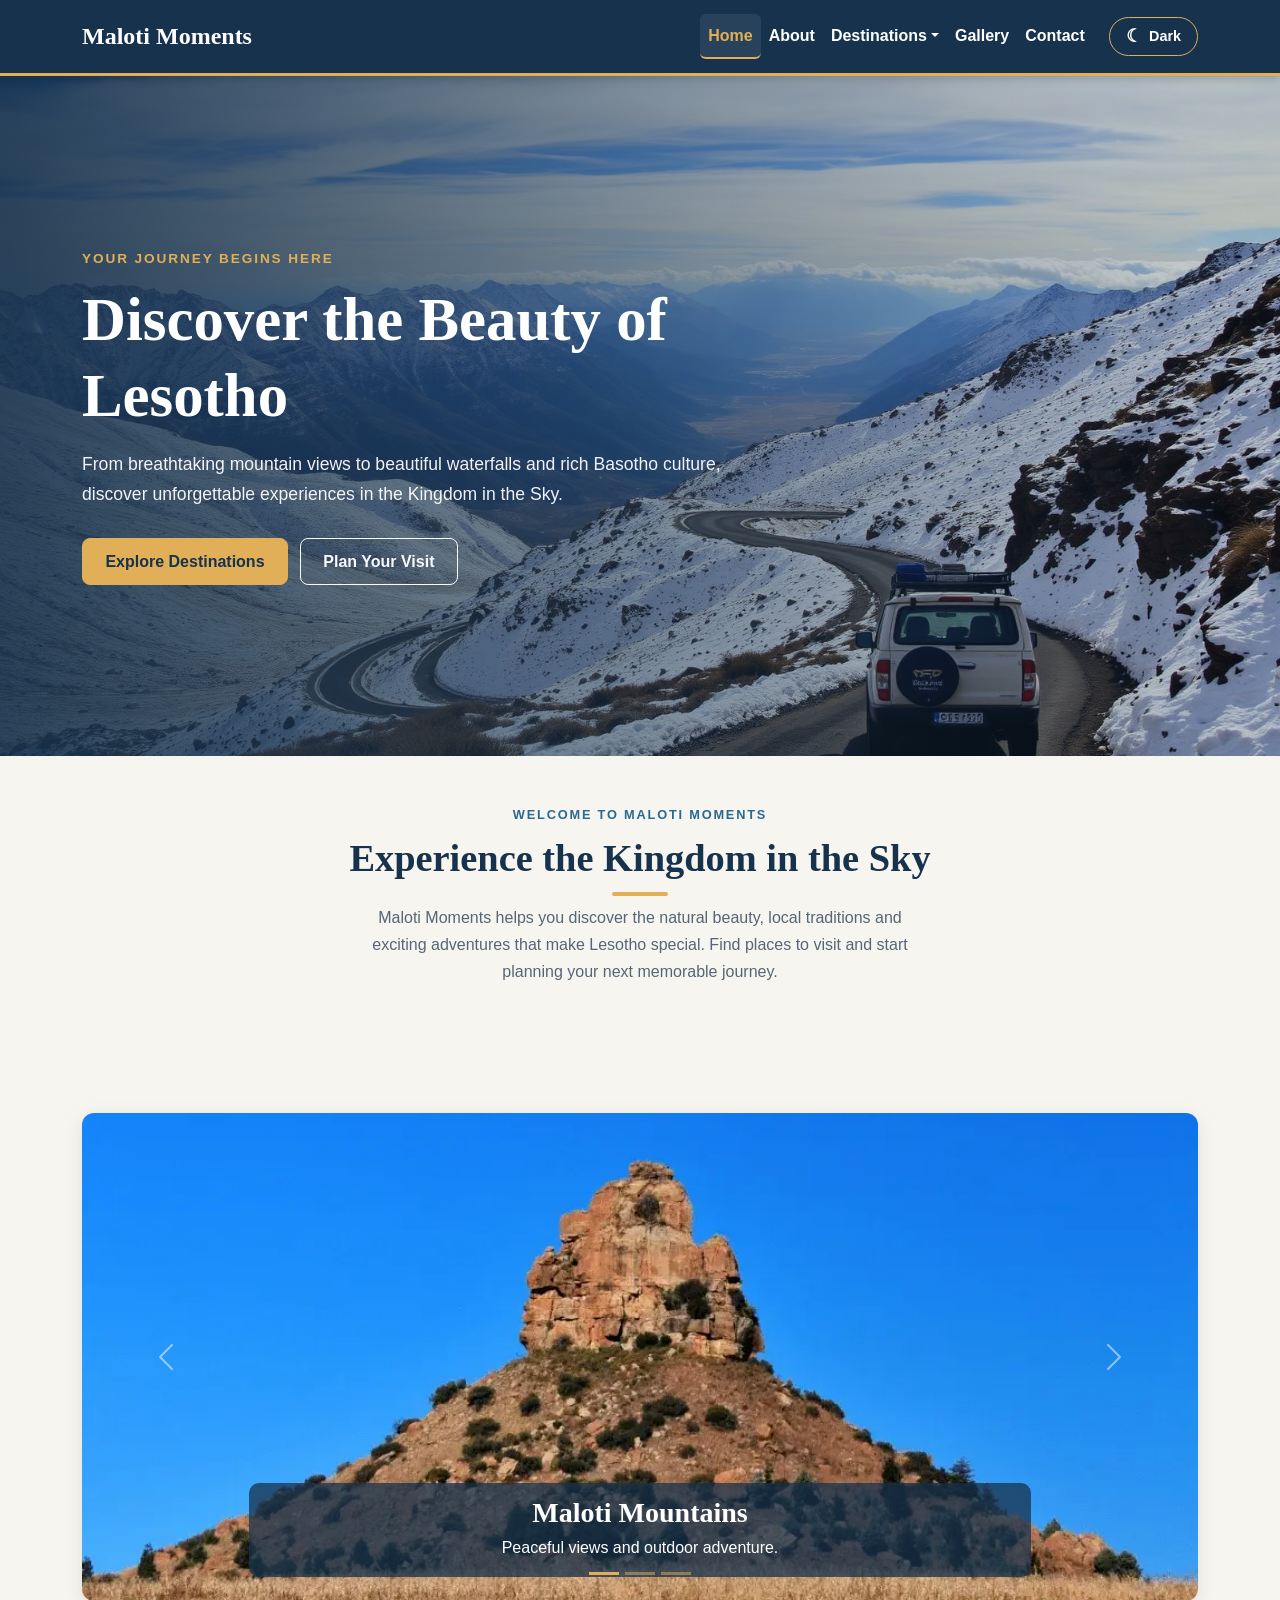
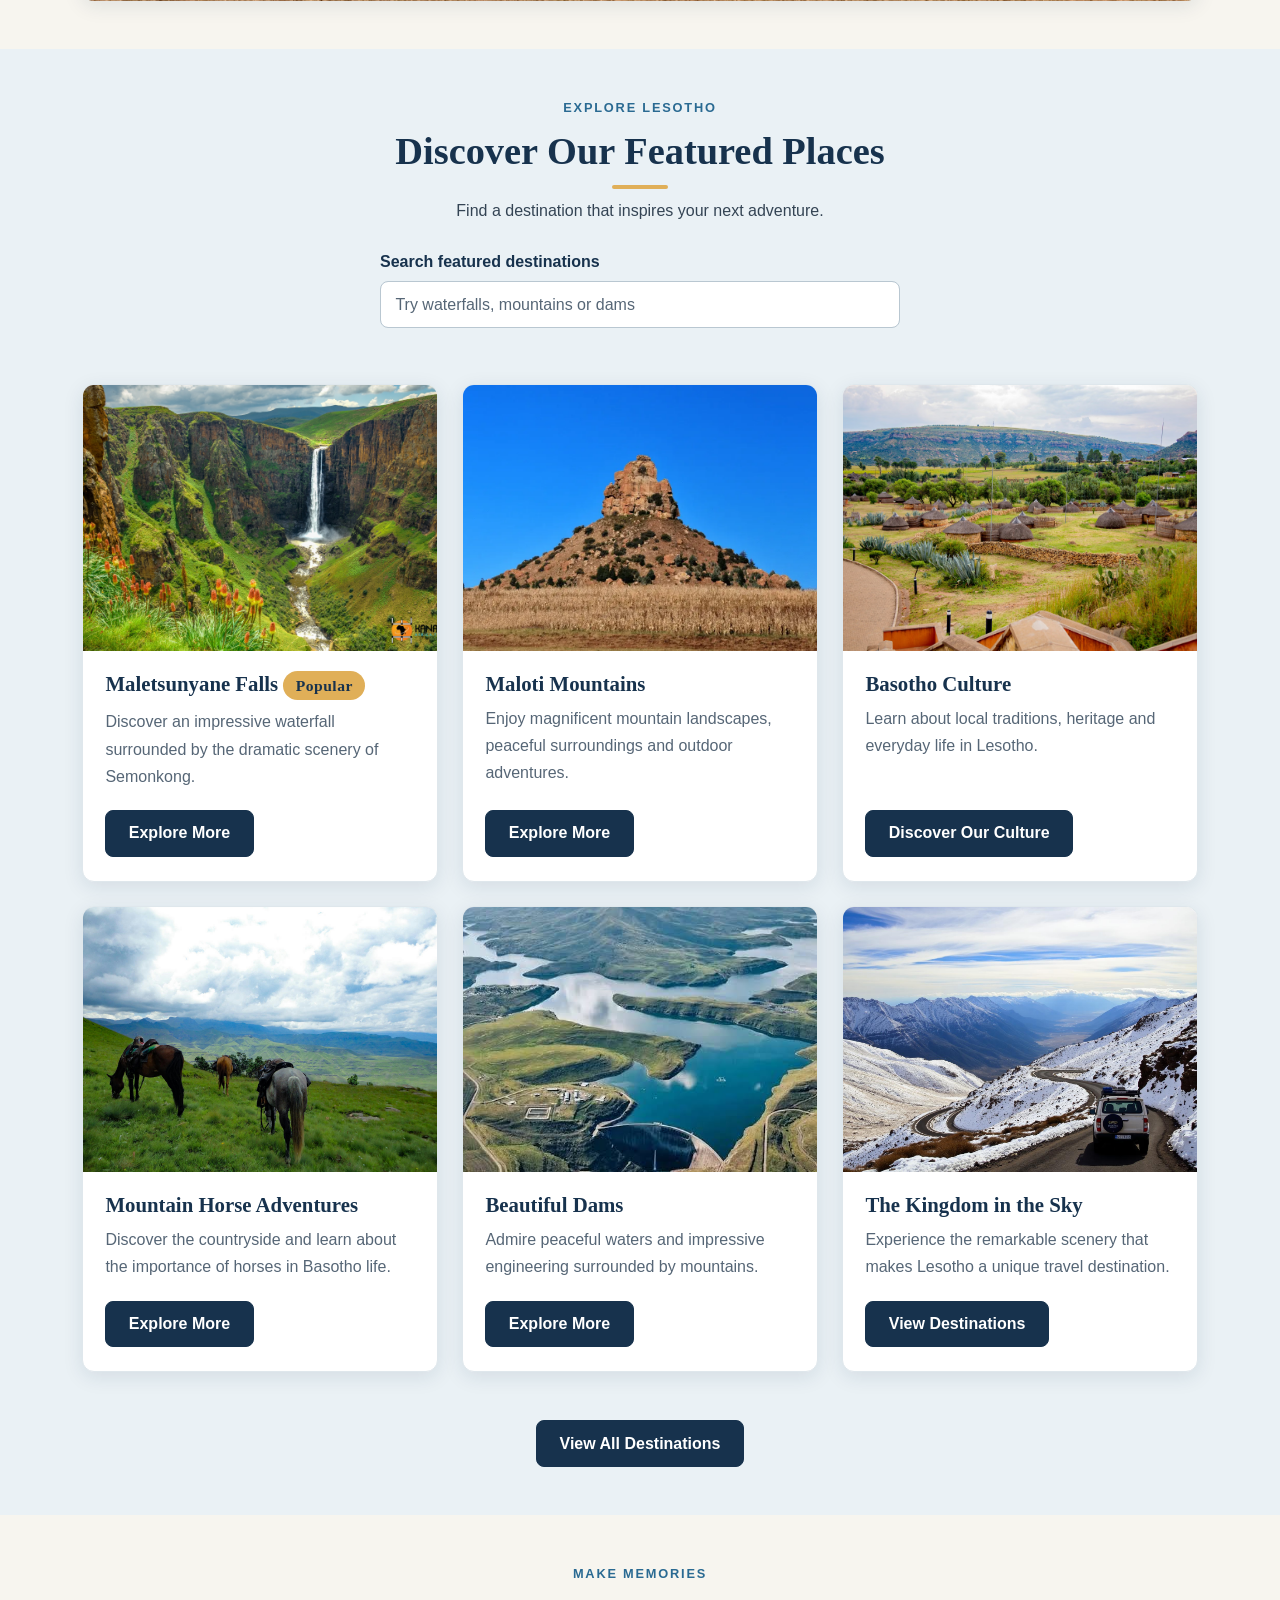
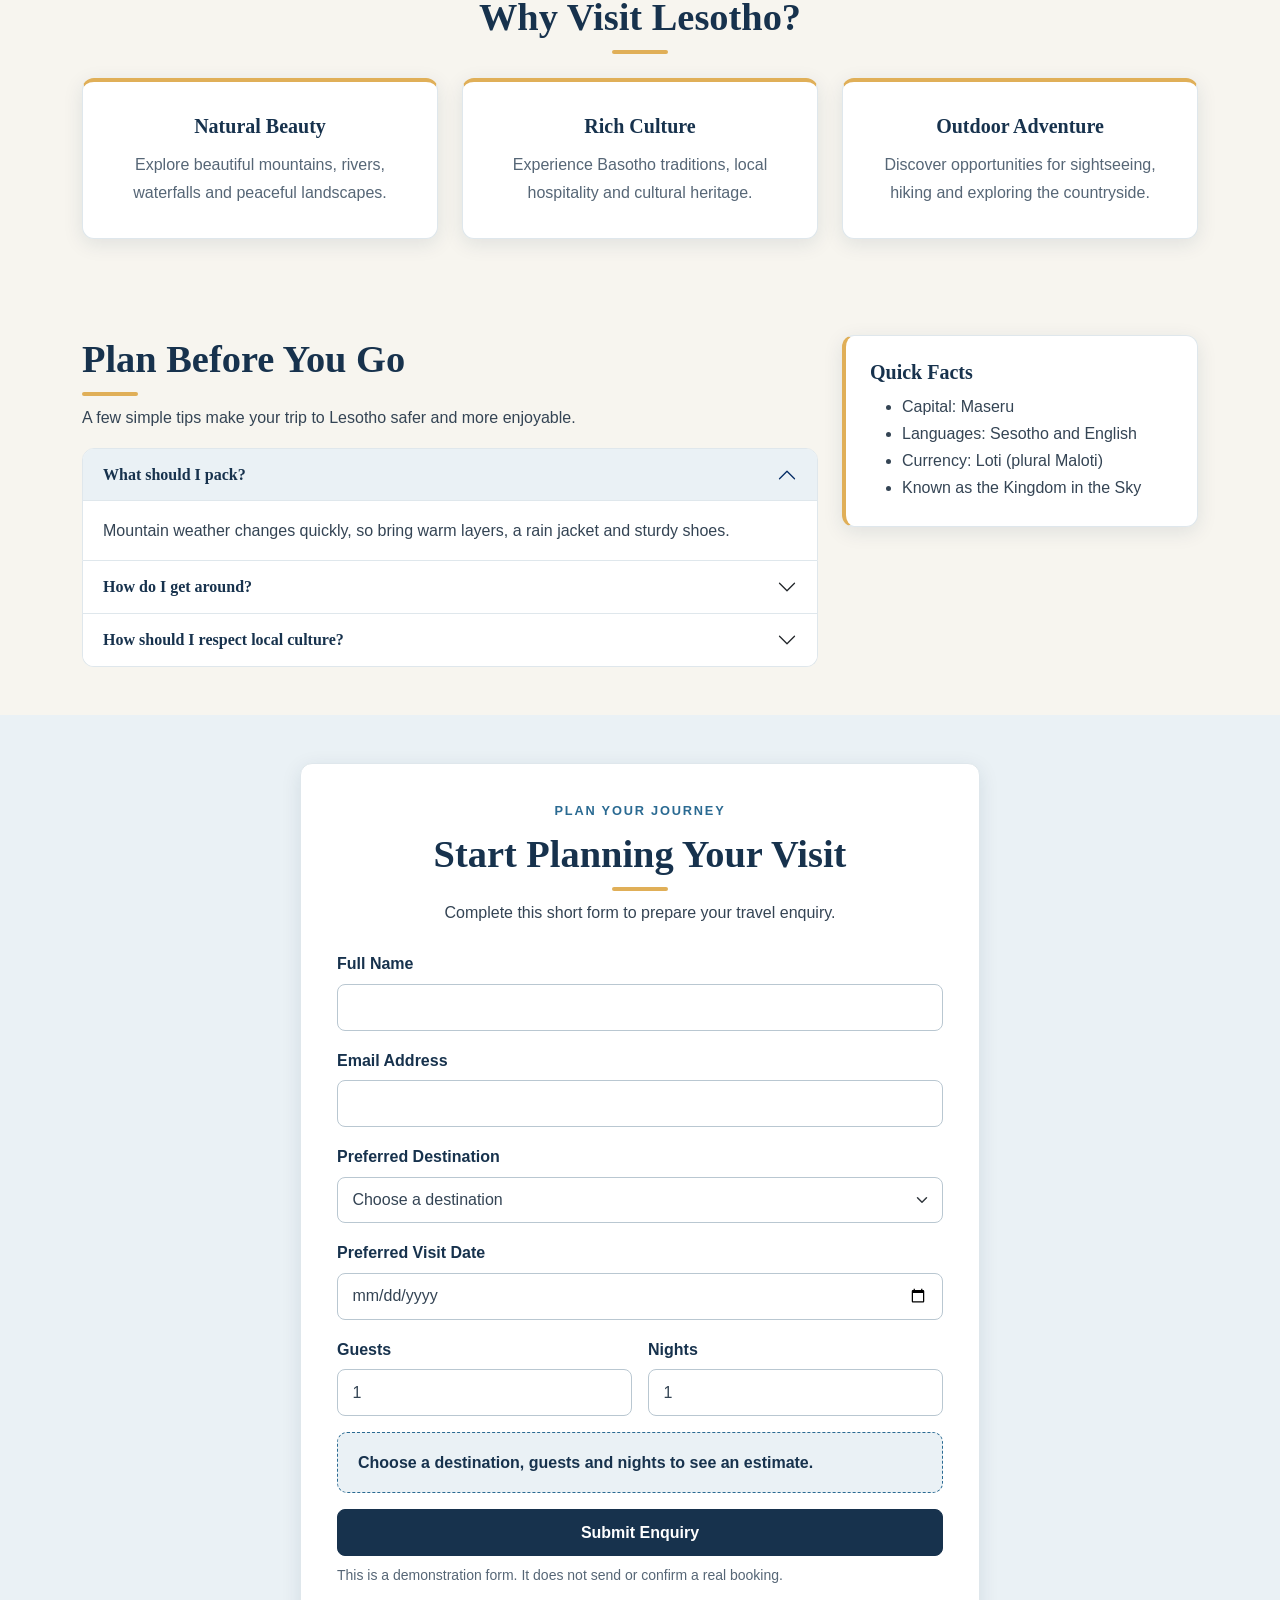
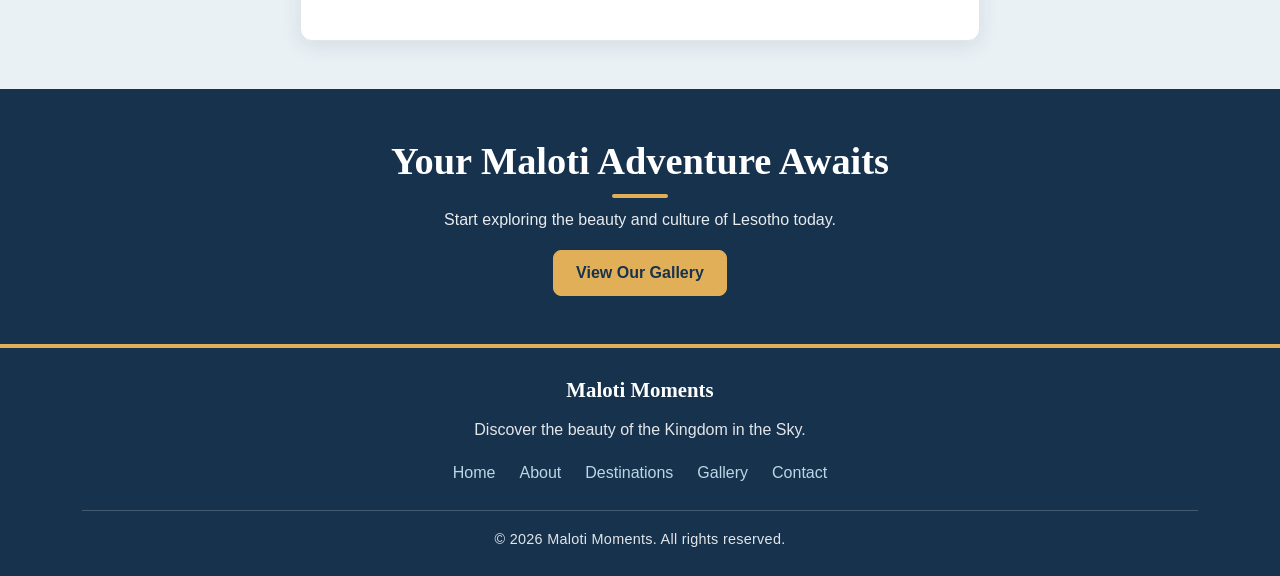
<file: index.html>
<!DOCTYPE html>
<html lang="en" data-bs-theme="light">
    <head>
        <meta charset="UTF-8">
        <meta name="viewport" content="width=device-width, initial-scale=1.0">
        <title>Maloti Moments | Discover Lesotho</title>
        <meta name="description"
              content="Discover the beautiful mountains, waterfalls, culture and destinations of Lesotho with Maloti Moments.">

        <script>
            (function () {
                try {
                    var saved = localStorage.getItem("theme");
                    if (saved === "dark" || saved === "light") {
                        document.documentElement.setAttribute("data-bs-theme", saved);
                    }
                } catch (e) { }
            })();
        </script>
        <link href="https://cdn.jsdelivr.net/npm/bootstrap@5.3.3/dist/css/bootstrap.min.css" rel="stylesheet">
        <link rel="icon" href="images/logo.svg" type="image/svg+xml">
        <link rel="stylesheet" href="style.css">
    </head>

    <body>
        <a class="skip-link" href="#main-content">Skip to main content</a>

        <nav class="navbar navbar-expand-md navbar-dark">
            <div class="container">
                <a class="navbar-brand" href="index.html"><span>Maloti Moments</span></a>
                <button class="navbar-toggler"
                        type="button"
                        data-bs-toggle="collapse"
                        data-bs-target="#mainNavigation"
                        aria-controls="mainNavigation"
                        aria-expanded="false"
                        aria-label="Toggle navigation">
                    <span class="navbar-toggler-icon"></span>
                </button>
                <div class="collapse navbar-collapse" id="mainNavigation">
                    <ul class="navbar-nav ms-auto align-items-md-center">
                        <li class="nav-item">
                            <a class="nav-link active" aria-current="page" href="index.html">Home</a>
                        </li>
                        <li class="nav-item"><a class="nav-link" href="about.html">About</a></li>
                        <li class="nav-item dropdown">
                            <a class="nav-link dropdown-toggle"
                               href="#"
                               role="button"
                               data-bs-toggle="dropdown"
                               aria-expanded="false">Destinations</a>
                            <ul class="dropdown-menu">
                                <li><a class="dropdown-item" href="destinations.html">Places to visit</a></li>
                                <li>
                                    <a class="dropdown-item" href="destinations.html#accommodation">
                                        Accommodation
                                    </a>
                                </li>
                                <li>
                                    <a class="dropdown-item" href="destinations.html#activities">Activities</a>
                                </li>
                            </ul>
                        </li>
                        <li class="nav-item"><a class="nav-link" href="gallery.html">Gallery</a></li>
                        <li class="nav-item"><a class="nav-link" href="contact.html">Contact</a></li>
                        <li class="nav-item ms-md-3">
                            <button id="themeToggle"
                                    class="theme-toggle"
                                    type="button"
                                    aria-pressed="false"
                                    aria-label="Switch to dark mode">
                                <span class="theme-toggle-icon" aria-hidden="true">&#9790;</span>
                                <span class="theme-toggle-text">Dark</span>
                            </button>
                        </li>
                    </ul>
                </div>
            </div>
        </nav>

        <main id="main-content">
            <header class="hero-section">
                <img src="images/lesotho-hero.jpg" class="hero-bg" alt="" fetchpriority="high">
                <div class="hero-overlay" aria-hidden="true"></div>
                <div class="container hero-content">
                    <p class="hero-label">YOUR JOURNEY BEGINS HERE</p>
                    <h1>Discover the Beauty of Lesotho</h1>
                    <p class="hero-text">
                        From breathtaking mountain views to beautiful waterfalls
                        and rich Basotho culture, discover unforgettable
                        experiences in the Kingdom in the Sky.
                    </p>
                    <div class="hero-buttons">
                        <a href="destinations.html" class="btn btn-primary">Explore Destinations</a>
                        <a href="#booking" class="btn btn-outline-light">Plan Your Visit</a>
                    </div>
                </div>
            </header>

            <section class="intro-section py-5">
                <div class="container text-center">
                    <p class="section-label">WELCOME TO MALOTI MOMENTS</p>
                    <h2>Experience the Kingdom in the Sky</h2>
                    <p class="section-description mx-auto">
                        Maloti Moments helps you discover the natural beauty,
                        local traditions and exciting adventures that make
                        Lesotho special. Find places to visit and start planning
                        your next memorable journey.
                    </p>
                </div>
            </section>

            <section class="highlights-section py-5" aria-label="Highlights">
                <div class="container">
                    <p id="welcomeBack" class="text-center fw-bold" role="status"></p>
                    <div id="highlightCarousel" class="carousel slide" data-bs-ride="carousel">
                        <div class="carousel-indicators">
                            <button type="button"
                                    data-bs-target="#highlightCarousel"
                                    data-bs-slide-to="0"
                                    class="active"
                                    aria-current="true"
                                    aria-label="Slide 1"></button>
                            <button type="button"
                                    data-bs-target="#highlightCarousel"
                                    data-bs-slide-to="1"
                                    aria-label="Slide 2"></button>
                            <button type="button"
                                    data-bs-target="#highlightCarousel"
                                    data-bs-slide-to="2"
                                    aria-label="Slide 3"></button>
                        </div>
                        <div class="carousel-inner">
                            <div class="carousel-item active">
                                <img src="images/home-mountains.jpg"
                                     alt="The beautiful Maloti mountain landscape">
                                <div class="carousel-caption">
                                    <h3>Maloti Mountains</h3>
                                    <p>Peaceful views and outdoor adventure.</p>
                                </div>
                            </div>
                            <div class="carousel-item">
                                <img src="images/home-waterfall.jpg" alt="Maletsunyane Falls in Lesotho">
                                <div class="carousel-caption">
                                    <h3>Maletsunyane Falls</h3>
                                    <p>A dramatic waterfall near Semonkong.</p>
                                </div>
                            </div>
                            <div class="carousel-item">
                                <img src="images/home-dam.jpg" alt="A dam surrounded by Lesotho mountains">
                                <div class="carousel-caption">
                                    <h3>Mountain Dams</h3>
                                    <p>Calm water surrounded by hills.</p>
                                </div>
                            </div>
                        </div>
                        <button class="carousel-control-prev"
                                type="button"
                                data-bs-target="#highlightCarousel"
                                data-bs-slide="prev">
                            <span class="carousel-control-prev-icon" aria-hidden="true"></span>
                            <span class="visually-hidden">Previous</span>
                        </button>
                        <button class="carousel-control-next"
                                type="button"
                                data-bs-target="#highlightCarousel"
                                data-bs-slide="next">
                            <span class="carousel-control-next-icon" aria-hidden="true"></span>
                            <span class="visually-hidden">Next</span>
                        </button>
                    </div>
                </div>
            </section>

            <section class="featured-section py-5">
                <div class="container">
                    <div class="text-center mb-4">
                        <p class="section-label">EXPLORE LESOTHO</p>
                        <h2>Discover Our Featured Places</h2>
                        <p>Find a destination that inspires your next adventure.</p>
                    </div>
                    <div class="search-area mx-auto mb-4">
                        <label for="destinationSearch" class="form-label">Search featured destinations</label>
                        <input type="search"
                               id="destinationSearch"
                               class="form-control"
                               placeholder="Try waterfalls, mountains or dams"
                               aria-describedby="searchMessage">
                        <p id="searchMessage" class="mt-2" aria-live="polite"></p>
                    </div>
                    <div class="row g-4">
                        <div class="col-md-6 col-lg-4 destination-item"
                             data-search="waterfall maletsunyane semonkong nature">
                            <article class="destination-card h-100">
                                <div class="destination-image-wrap">
                                    <img src="images/home-waterfall.jpg"
                                         class="destination-image"
                                         alt="Maletsunyane Falls in Lesotho"
                                         loading="lazy">
                                </div>
                                <div class="destination-content">
                                    <h3>Maletsunyane Falls <span class="badge badge-gold">Popular</span></h3>
                                    <p>
                                        Discover an impressive waterfall
                                        surrounded by the dramatic scenery of
                                        Semonkong.
                                    </p>
                                    <a href="destinations.html" class="btn btn-primary">Explore More</a>
                                </div>
                            </article>
                        </div>
                        <div class="col-md-6 col-lg-4 destination-item"
                             data-search="mountains maloti hiking adventure scenery">
                            <article class="destination-card h-100">
                                <div class="destination-image-wrap">
                                    <img src="images/home-mountains.jpg"
                                         class="destination-image"
                                         alt="The beautiful Maloti mountain landscape"
                                         loading="lazy">
                                </div>
                                <div class="destination-content">
                                    <h3>Maloti Mountains</h3>
                                    <p>
                                        Enjoy magnificent mountain landscapes,
                                        peaceful surroundings and outdoor
                                        adventures.
                                    </p>
                                    <a href="destinations.html" class="btn btn-primary">Explore More</a>
                                </div>
                            </article>
                        </div>
                        <div class="col-md-6 col-lg-4 destination-item"
                             data-search="village culture basotho heritage traditions">
                            <article class="destination-card h-100">
                                <div class="destination-image-wrap">
                                    <img src="images/home-village.jpg"
                                         class="destination-image"
                                         alt="Traditional village scenery in Lesotho"
                                         loading="lazy">
                                </div>
                                <div class="destination-content">
                                    <h3>Basotho Culture</h3>
                                    <p>Learn about local traditions, heritage and everyday life in Lesotho.</p>
                                    <a href="about.html" class="btn btn-primary">Discover Our Culture</a>
                                </div>
                            </article>
                        </div>
                        <div class="col-md-6 col-lg-4 destination-item"
                             data-search="horses ponies countryside adventure">
                            <article class="destination-card h-100">
                                <div class="destination-image-wrap">
                                    <img src="images/home-horses.jpg"
                                         class="destination-image"
                                         alt="Basotho horses in the countryside"
                                         loading="lazy">
                                </div>
                                <div class="destination-content">
                                    <h3>Mountain Horse Adventures</h3>
                                    <p>
                                        Discover the countryside and learn about
                                        the importance of horses in Basotho
                                        life.
                                    </p>
                                    <a href="destinations.html" class="btn btn-primary">Explore More</a>
                                </div>
                            </article>
                        </div>
                        <div class="col-md-6 col-lg-4 destination-item"
                             data-search="dam katse water landscape nature">
                            <article class="destination-card h-100">
                                <div class="destination-image-wrap">
                                    <img src="images/home-dam.jpg"
                                         class="destination-image"
                                         alt="A dam surrounded by Lesotho mountains"
                                         loading="lazy">
                                </div>
                                <div class="destination-content">
                                    <h3>Beautiful Dams</h3>
                                    <p>
                                        Admire peaceful waters and impressive
                                        engineering surrounded by mountains.
                                    </p>
                                    <a href="destinations.html" class="btn btn-primary">Explore More</a>
                                </div>
                            </article>
                        </div>
                        <div class="col-md-6 col-lg-4 destination-item"
                             data-search="landscape maloti lesotho scenic nature">
                            <article class="destination-card h-100">
                                <div class="destination-image-wrap">
                                    <img src="images/lesotho-hero.jpg"
                                         class="destination-image"
                                         alt="Panoramic mountain landscape in Lesotho"
                                         loading="lazy">
                                </div>
                                <div class="destination-content">
                                    <h3>The Kingdom in the Sky</h3>
                                    <p>
                                        Experience the remarkable scenery that
                                        makes Lesotho a unique travel
                                        destination.
                                    </p>
                                    <a href="destinations.html" class="btn btn-primary">View Destinations</a>
                                </div>
                            </article>
                        </div>
                    </div>
                    <div class="text-center mt-5">
                        <a href="destinations.html" class="btn btn-primary">View All Destinations</a>
                    </div>
                </div>
            </section>

            <section class="why-visit-section py-5">
                <div class="container">
                    <div class="text-center mb-4">
                        <p class="section-label">MAKE MEMORIES</p>
                        <h2>Why Visit Lesotho?</h2>
                    </div>
                    <div class="row g-4 text-center">
                        <div class="col-md-4">
                            <div class="feature-box h-100">
                                <h3>Natural Beauty</h3>
                                <p>Explore beautiful mountains, rivers, waterfalls and peaceful landscapes.</p>
                            </div>
                        </div>
                        <div class="col-md-4">
                            <div class="feature-box h-100">
                                <h3>Rich Culture</h3>
                                <p>Experience Basotho traditions, local hospitality and cultural heritage.</p>
                            </div>
                        </div>
                        <div class="col-md-4">
                            <div class="feature-box h-100">
                                <h3>Outdoor Adventure</h3>
                                <p>
                                    Discover opportunities for sightseeing,
                                    hiking and exploring the countryside.
                                </p>
                            </div>
                        </div>
                    </div>
                </div>
            </section>

            <section class="tips-section py-5">
                <div class="container">
                    <div class="row g-4">
                        <article class="col-lg-8">
                            <h2>Plan Before You Go</h2>
                            <p>A few simple tips make your trip to Lesotho safer and more enjoyable.</p>
                            <div class="accordion" id="tipsAccordion">
                                <div class="accordion-item">
                                    <h3 class="accordion-header">
                                        <button class="accordion-button"
                                                type="button"
                                                data-bs-toggle="collapse"
                                                data-bs-target="#tip1"
                                                aria-expanded="true"
                                                aria-controls="tip1">What should I pack?</button>
                                    </h3>
                                    <div id="tip1"
                                         class="accordion-collapse collapse show"
                                         data-bs-parent="#tipsAccordion">
                                        <div class="accordion-body">
                                            Mountain weather changes quickly, so
                                            bring warm layers, a rain jacket and
                                            sturdy shoes.
                                        </div>
                                    </div>
                                </div>
                                <div class="accordion-item">
                                    <h3 class="accordion-header">
                                        <button class="accordion-button collapsed"
                                                type="button"
                                                data-bs-toggle="collapse"
                                                data-bs-target="#tip2"
                                                aria-expanded="false"
                                                aria-controls="tip2">How do I get around?</button>
                                    </h3>
                                    <div id="tip2"
                                         class="accordion-collapse collapse"
                                         data-bs-parent="#tipsAccordion">
                                        <div class="accordion-body">
                                            Main roads are easy to use, but some
                                            mountain routes are rough. Ask your
                                            host about road conditions first.
                                        </div>
                                    </div>
                                </div>
                                <div class="accordion-item">
                                    <h3 class="accordion-header">
                                        <button class="accordion-button collapsed"
                                                type="button"
                                                data-bs-toggle="collapse"
                                                data-bs-target="#tip3"
                                                aria-expanded="false"
                                                aria-controls="tip3">
                                            How should I respect local culture?
                                        </button>
                                    </h3>
                                    <div id="tip3"
                                         class="accordion-collapse collapse"
                                         data-bs-parent="#tipsAccordion">
                                        <div class="accordion-body">
                                            Greet people warmly and ask before
                                            taking photos of people or their
                                            homes.
                                        </div>
                                    </div>
                                </div>
                            </div>
                        </article>
                        <div class="col-lg-4">
                            <aside class="sticky-aside" aria-label="Quick facts">
                                <h3>Quick Facts</h3>
                                <ul class="mb-0">
                                    <li>Capital: Maseru</li>
                                    <li>Languages: Sesotho and English</li>
                                    <li>Currency: Loti (plural Maloti)</li>
                                    <li>Known as the Kingdom in the Sky</li>
                                </ul>
                            </aside>
                        </div>
                    </div>
                </div>
            </section>

            <section class="booking-section py-5" id="booking">
                <div class="container">
                    <div class="booking-panel mx-auto">
                        <div class="text-center mb-4">
                            <p class="section-label">PLAN YOUR JOURNEY</p>
                            <h2>Start Planning Your Visit</h2>
                            <p>Complete this short form to prepare your travel enquiry.</p>
                        </div>
                        <form id="bookingForm" data-validate novalidate>
                            <div class="mb-3">
                                <label for="visitorName" class="form-label">Full Name</label>
                                <input type="text"
                                       class="form-control"
                                       id="visitorName"
                                       data-min="2"
                                       name="visitorName"
                                       autocomplete="name"
                                       required>
                            </div>
                            <div class="mb-3">
                                <label for="visitorEmail" class="form-label">Email Address</label>
                                <input type="email"
                                       class="form-control"
                                       id="visitorEmail"
                                       name="visitorEmail"
                                       autocomplete="email"
                                       required>
                            </div>
                            <div class="mb-3">
                                <label for="preferredDestination" class="form-label">
                                    Preferred Destination
                                </label>
                                <select class="form-select"
                                        id="preferredDestination"
                                        name="preferredDestination"
                                        required>
                                    <option value="">Choose a destination</option>
                                    <option value="Maletsunyane Falls">Maletsunyane Falls</option>
                                    <option value="Maloti Mountains">Maloti Mountains</option>
                                    <option value="Basotho Culture">Basotho Culture</option>
                                    <option value="Katse Dam">Katse Dam</option>
                                    <option value="Other">Other</option>
                                </select>
                            </div>
                            <div class="mb-3">
                                <label for="visitDate" class="form-label">Preferred Visit Date</label>
                                <input type="date"
                                       class="form-control"
                                       id="visitDate"
                                       name="visitDate"
                                       required>
                            </div>
                            <div class="row g-3 mb-3">
                                <div class="col-6">
                                    <label for="guests" class="form-label">Guests</label>
                                    <input type="number"
                                           class="form-control"
                                           id="guests"
                                           name="guests"
                                           min="1"
                                           max="20"
                                           value="1"
                                           required>
                                </div>
                                <div class="col-6">
                                    <label for="nights" class="form-label">Nights</label>
                                    <input type="number"
                                           class="form-control"
                                           id="nights"
                                           name="nights"
                                           min="1"
                                           max="30"
                                           value="1"
                                           required>
                                </div>
                            </div>
                            <p id="costSummary" class="cost-summary" aria-live="polite"></p>
                            <button type="submit" class="btn btn-primary w-100">Submit Enquiry</button>
                            <div class="form-status" role="status" aria-live="polite"></div>
                            <p class="small text-muted mt-2">
                                This is a demonstration form. It does not send
                                or confirm a real booking.
                            </p>
                        </form>
                    </div>
                </div>
            </section>

            <section class="cta-section py-5">
                <div class="container text-center">
                    <h2>Your Maloti Adventure Awaits</h2>
                    <p>Start exploring the beauty and culture of Lesotho today.</p>
                    <a href="gallery.html" class="btn btn-primary">View Our Gallery</a>
                </div>
            </section>
        </main>

        <div class="modal fade"
             id="successModal"
             tabindex="-1"
             aria-labelledby="successTitle"
             aria-hidden="true">
            <div class="modal-dialog modal-dialog-centered">
                <div class="modal-content">
                    <div class="modal-header">
                        <h2 class="modal-title fs-5" id="successTitle">Enquiry ready</h2>
                        <button type="button" class="btn-close" data-bs-dismiss="modal" aria-label="Close"></button>
                    </div>
                    <div class="modal-body">
                        <p id="successText" class="mb-0"></p>
                    </div>
                    <div class="modal-footer">
                        <button type="button" class="btn btn-primary" data-bs-dismiss="modal">Close</button>
                    </div>
                </div>
            </div>
        </div>

        <footer class="text-center py-4">
            <div class="container">
                <p class="mb-2"><strong>Maloti Moments</strong></p>
                <p>Discover the beauty of the Kingdom in the Sky.</p>
                <div class="footer-links mb-3">
                    <a href="index.html">Home</a>
                    <a href="about.html">About</a>
                    <a href="destinations.html">Destinations</a>
                    <a href="gallery.html">Gallery</a>
                    <a href="contact.html">Contact</a>
                </div>
                <div class="footer-bottom">
                    <p class="mb-0">
                        &copy; <span id="currentYear">2026</span> Maloti
                        Moments. All rights reserved.
                    </p>
                </div>
            </div>
        </footer>

        <script src="https://cdn.jsdelivr.net/npm/bootstrap@5.3.3/dist/js/bootstrap.bundle.min.js"></script>

        <script src="scripts.js"></script>
    </body>
</html>
</file>
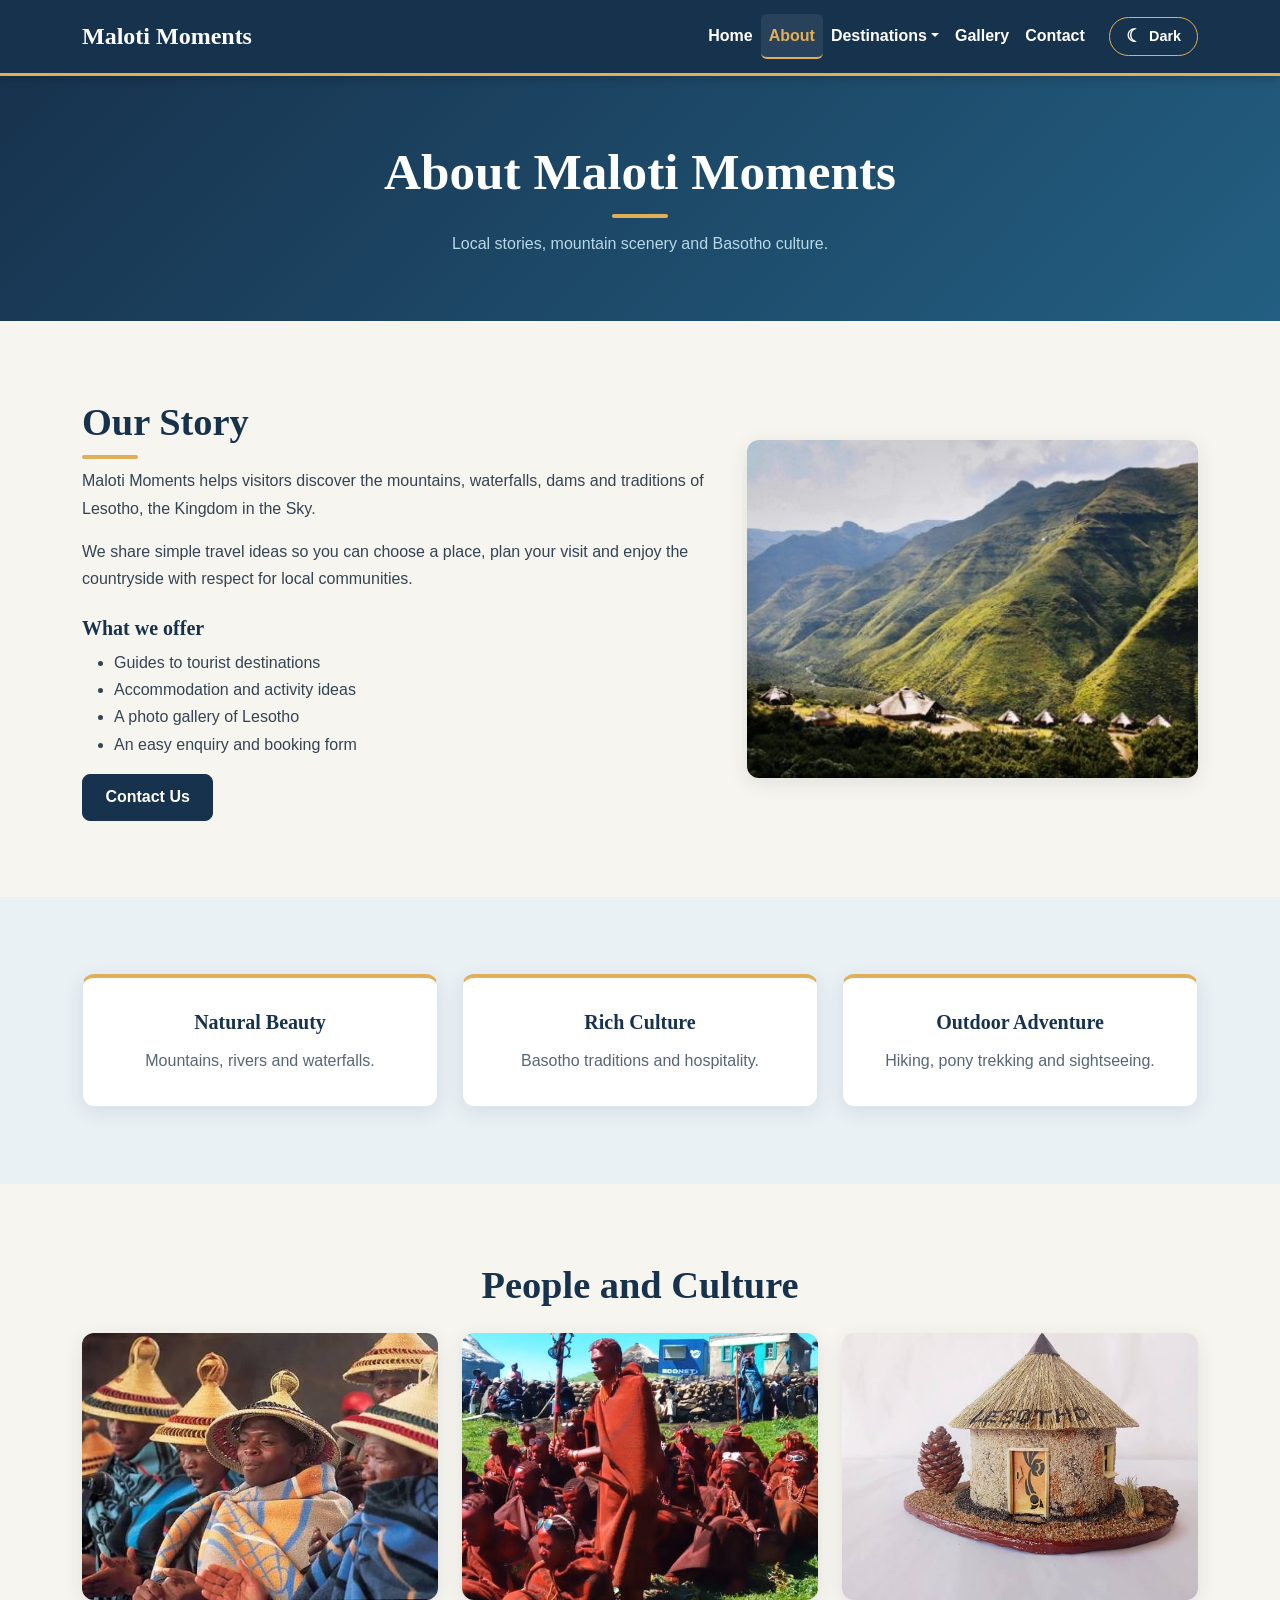
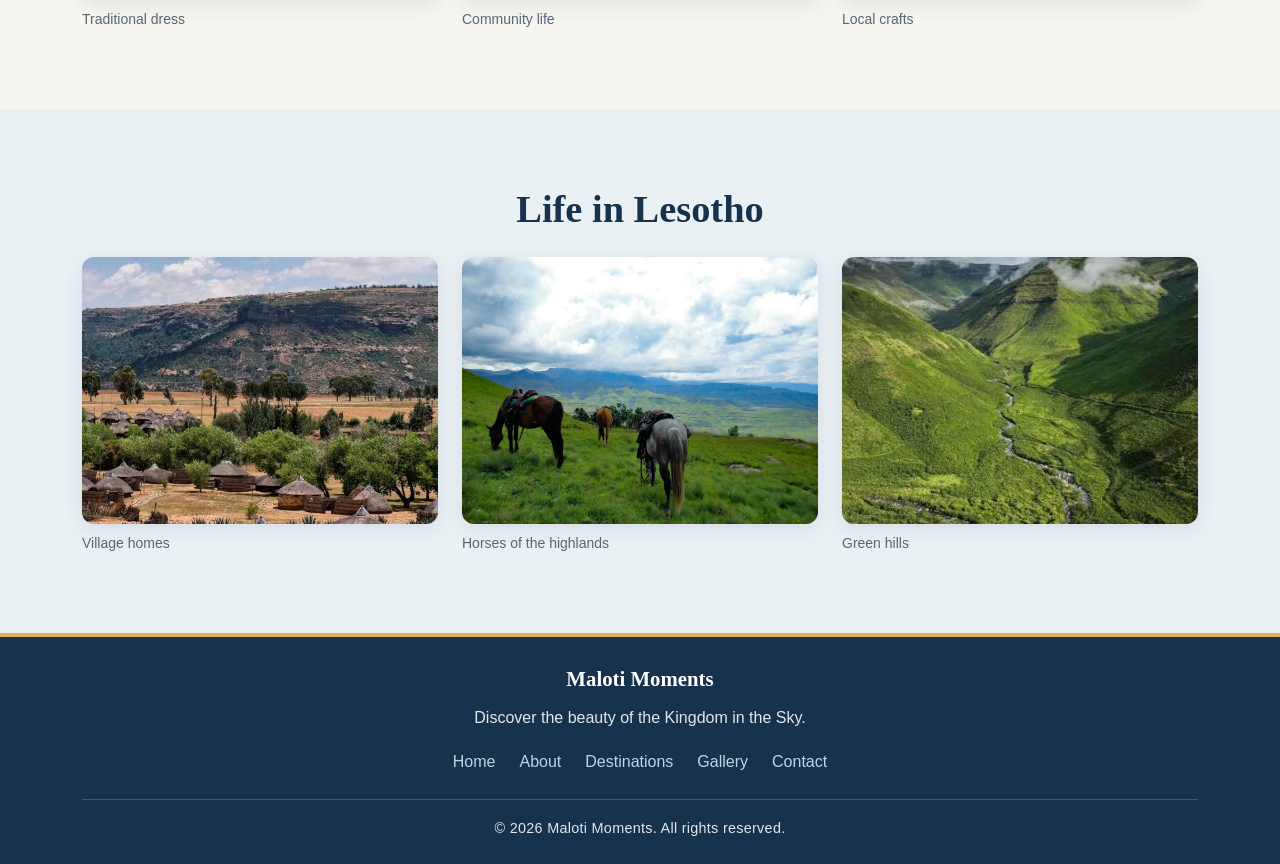
<file: about.html>
<!DOCTYPE html>
<html lang="en" data-bs-theme="light">
    <head>
        <meta charset="UTF-8">
        <meta name="viewport" content="width=device-width, initial-scale=1.0">
        <title>About Maloti Moments | Maloti Moments</title>
        <meta name="description" content="Local stories, mountain scenery and Basotho culture.">

        <script>
            (function () {
                try {
                    var saved = localStorage.getItem("theme");
                    if (saved === "dark" || saved === "light") {
                        document.documentElement.setAttribute("data-bs-theme", saved);
                    }
                } catch (e) { }
            })();
        </script>

        <link href="https://cdn.jsdelivr.net/npm/bootstrap@5.3.3/dist/css/bootstrap.min.css" rel="stylesheet">
        <link rel="icon" href="images/logo.svg" type="image/svg+xml">

        <link rel="stylesheet" href="style.css">
    </head>

    <body>
        <a class="skip-link" href="#main-content">Skip to main content</a>

        <header>
            <nav class="navbar navbar-expand-md navbar-dark" aria-label="Main navigation">
                <div class="container">
                    <a class="navbar-brand" href="index.html"><span>Maloti Moments</span></a>
                    <button class="navbar-toggler"
                            type="button"
                            data-bs-toggle="collapse"
                            data-bs-target="#mainNavigation"
                            aria-controls="mainNavigation"
                            aria-expanded="false"
                            aria-label="Toggle navigation">
                        <span class="navbar-toggler-icon"></span>
                    </button>
                    <div class="collapse navbar-collapse" id="mainNavigation">
                        <ul class="navbar-nav ms-auto align-items-md-center">
                            <li class="nav-item"><a class="nav-link" href="index.html">Home</a></li>
                            <li class="nav-item">
                                <a class="nav-link active" aria-current="page" href="about.html">About</a>
                            </li>
                            <li class="nav-item dropdown">
                                <a class="nav-link dropdown-toggle"
                                   href="#"
                                   role="button"
                                   data-bs-toggle="dropdown"
                                   aria-expanded="false">Destinations</a>
                                <ul class="dropdown-menu">
                                    <li>
                                        <a class="dropdown-item" href="destinations.html">Places to visit</a>
                                    </li>
                                    <li>
                                        <a class="dropdown-item" href="destinations.html#accommodation">
                                            Accommodation
                                        </a>
                                    </li>
                                    <li>
                                        <a class="dropdown-item" href="destinations.html#activities">
                                            Activities
                                        </a>
                                    </li>
                                </ul>
                            </li>
                            <li class="nav-item"><a class="nav-link" href="gallery.html">Gallery</a></li>
                            <li class="nav-item"><a class="nav-link" href="contact.html">Contact</a></li>
                            <li class="nav-item ms-md-3">
                                <button id="themeToggle"
                                        class="theme-toggle"
                                        type="button"
                                        aria-pressed="false"
                                        aria-label="Switch to dark mode">
                                    <span class="theme-toggle-icon" aria-hidden="true">&#9790;</span>
                                    <span class="theme-toggle-text">Dark</span>
                                </button>
                            </li>
                        </ul>
                    </div>
                </div>
            </nav>
        </header>

        <main id="main-content">
            <div class="page-header">
                <div class="container">
                    <h1>About Maloti Moments</h1>
                    <p>Local stories, mountain scenery and Basotho culture.</p>
                </div>
            </div>

            <section class="content-section">
                <div class="container">
                    <div class="row g-4 align-items-center">
                        <article class="col-lg-7">
                            <h2>Our Story</h2>
                            <p>
                                Maloti Moments helps visitors discover the
                                mountains, waterfalls, dams and traditions of
                                Lesotho, the Kingdom in the Sky.
                            </p>
                            <p>
                                We share simple travel ideas so you can choose a
                                place, plan your visit and enjoy the countryside
                                with respect for local communities.
                            </p>
                            <h3 class="mt-4 fs-5">What we offer</h3>
                            <ul>
                                <li>Guides to tourist destinations</li>
                                <li>Accommodation and activity ideas</li>
                                <li>A photo gallery of Lesotho</li>
                                <li>An easy enquiry and booking form</li>
                            </ul>
                            <a href="contact.html" class="btn btn-primary">Contact Us</a>
                        </article>
                        <div class="col-lg-5">
                            <img src="images/about-landscape.jpg"
                                 class="welcome-image"
                                 alt="Green mountain valley in Lesotho"
                                 loading="lazy">
                        </div>
                    </div>
                </div>
            </section>

            <section class="content-section">
                <div class="container">
                    <div class="row g-4">
                        <div class="col-md-4">
                            <div class="feature-box h-100 text-center">
                                <h3>Natural Beauty</h3>
                                <p>Mountains, rivers and waterfalls.</p>
                            </div>
                        </div>
                        <div class="col-md-4">
                            <div class="feature-box h-100 text-center">
                                <h3>Rich Culture</h3>
                                <p>Basotho traditions and hospitality.</p>
                            </div>
                        </div>
                        <div class="col-md-4">
                            <div class="feature-box h-100 text-center">
                                <h3>Outdoor Adventure</h3>
                                <p>Hiking, pony trekking and sightseeing.</p>
                            </div>
                        </div>
                    </div>
                </div>
            </section>

            <section class="content-section">
                <div class="container">
                    <h2 class="mb-4 text-center">People and Culture</h2>
                    <div class="row g-4">
                        <div class="col-md-4">
                            <figure class="m-0">
                                <img src="images/about-culture.jpg"
                                     class="welcome-image"
                                     alt="Basotho people in traditional blankets and hats"
                                     loading="lazy">
                                <figcaption class="small text-muted mt-2">Traditional dress</figcaption>
                            </figure>
                        </div>
                        <div class="col-md-4">
                            <figure class="m-0">
                                <img src="images/about-people.jpg"
                                     class="welcome-image"
                                     alt="A group of people gathered in colourful blankets"
                                     loading="lazy">
                                <figcaption class="small text-muted mt-2">Community life</figcaption>
                            </figure>
                        </div>
                        <div class="col-md-4">
                            <figure class="m-0">
                                <img src="images/about-crafts.jpg"
                                     class="welcome-image"
                                     alt="A handmade Basotho craft in the shape of a hut"
                                     loading="lazy">
                                <figcaption class="small text-muted mt-2">Local crafts</figcaption>
                            </figure>
                        </div>
                    </div>
                </div>
            </section>

            <section class="content-section">
                <div class="container">
                    <h2 class="mb-4 text-center">Life in Lesotho</h2>
                    <div class="row g-4">
                        <div class="col-md-4">
                            <figure class="m-0">
                                <img src="images/gallery-culture.jpg"
                                     class="welcome-image"
                                     alt="Traditional Basotho village houses"
                                     loading="lazy">
                                <figcaption class="small text-muted mt-2">Village homes</figcaption>
                            </figure>
                        </div>
                        <div class="col-md-4">
                            <figure class="m-0">
                                <img src="images/home-horses.jpg"
                                     class="welcome-image"
                                     alt="Horses grazing in the countryside"
                                     loading="lazy">
                                <figcaption class="small text-muted mt-2">Horses of the highlands</figcaption>
                            </figure>
                        </div>
                        <div class="col-md-4">
                            <figure class="m-0">
                                <img src="images/gallery-green-hills.jpg"
                                     class="welcome-image"
                                     alt="Green rolling hills in Lesotho"
                                     loading="lazy">
                                <figcaption class="small text-muted mt-2">Green hills</figcaption>
                            </figure>
                        </div>
                    </div>
                </div>
            </section>
        </main>

        <footer class="text-center py-4">
            <div class="container">
                <p class="mb-2"><strong>Maloti Moments</strong></p>
                <p>Discover the beauty of the Kingdom in the Sky.</p>
                <div class="footer-links mb-3">
                    <a href="index.html">Home</a>
                    <a href="about.html">About</a>
                    <a href="destinations.html">Destinations</a>
                    <a href="gallery.html">Gallery</a>
                    <a href="contact.html">Contact</a>
                </div>
                <div class="footer-bottom">
                    <p class="mb-0">
                        &copy; <span id="currentYear">2026</span> Maloti
                        Moments. All rights reserved.
                    </p>
                </div>
            </div>
        </footer>

        <script src="https://cdn.jsdelivr.net/npm/bootstrap@5.3.3/dist/js/bootstrap.bundle.min.js"></script>

        <script src="scripts.js"></script>
    </body>
</html>
</file>
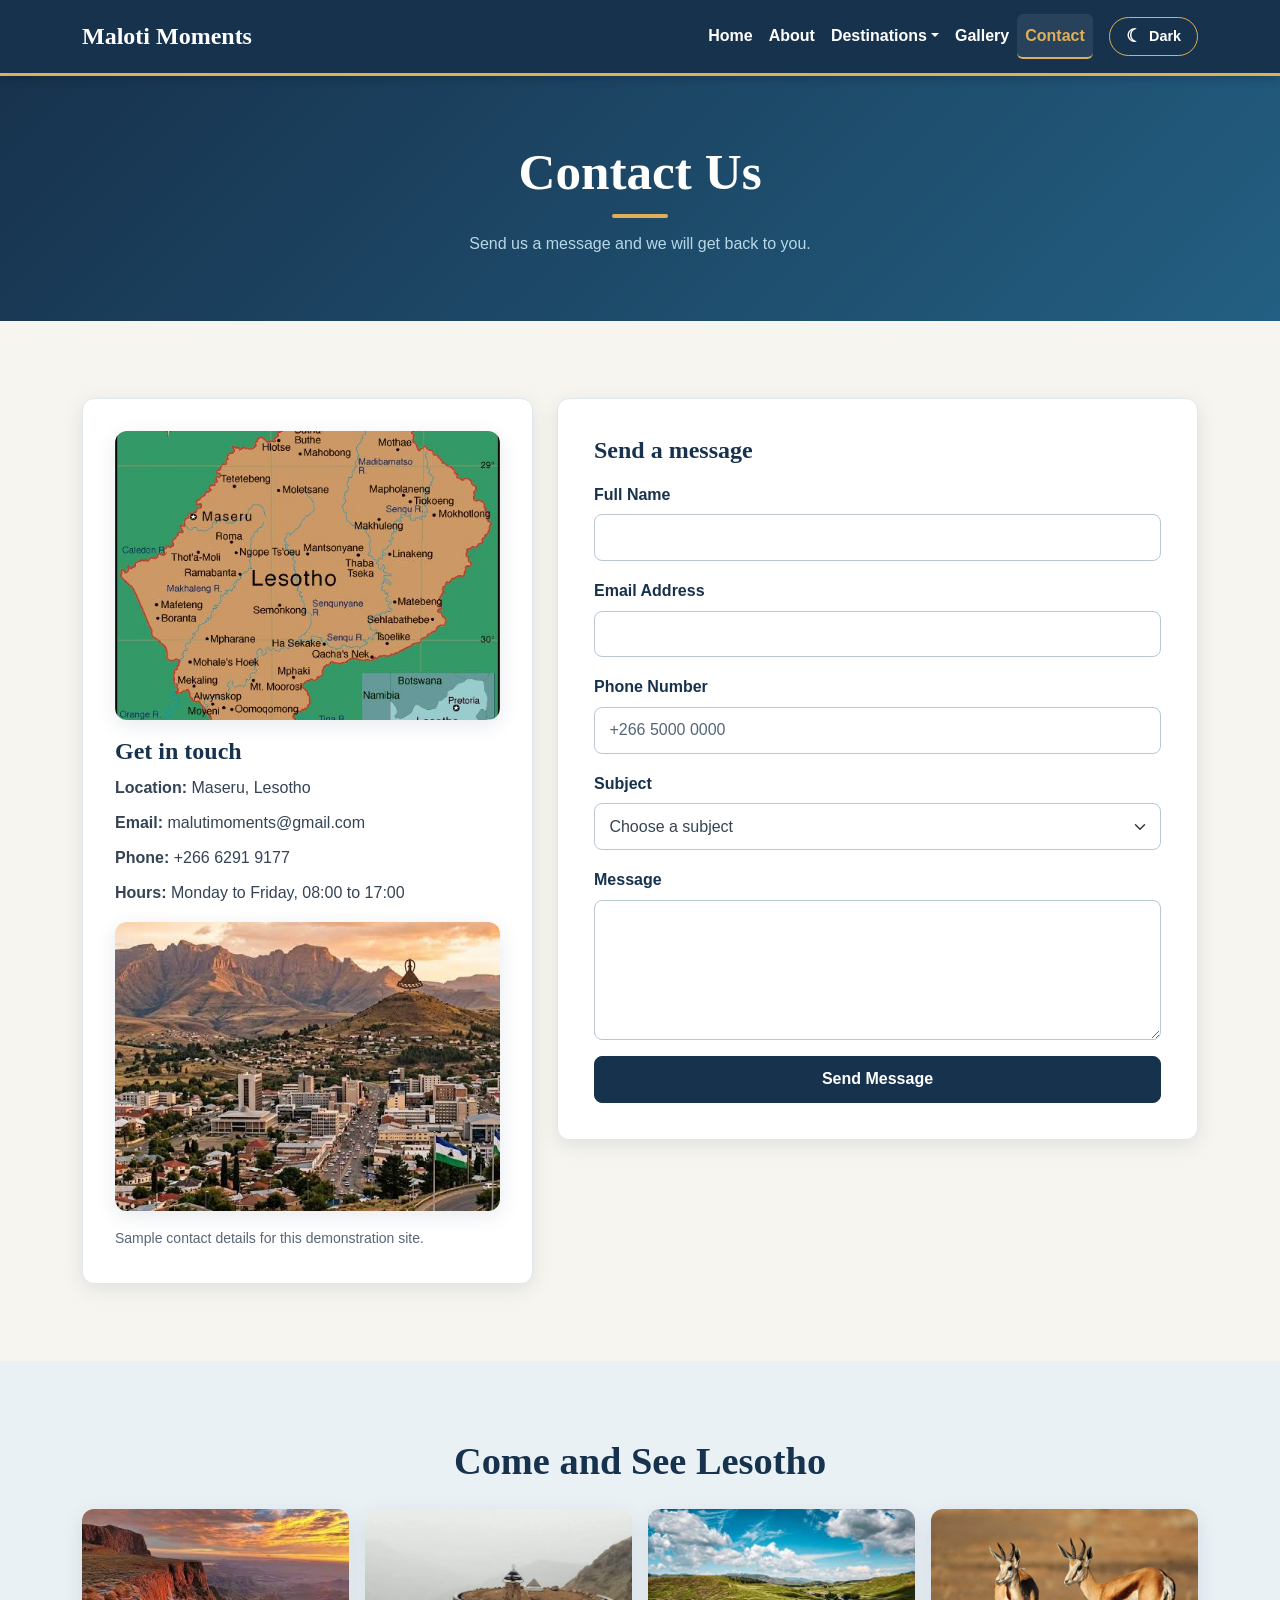
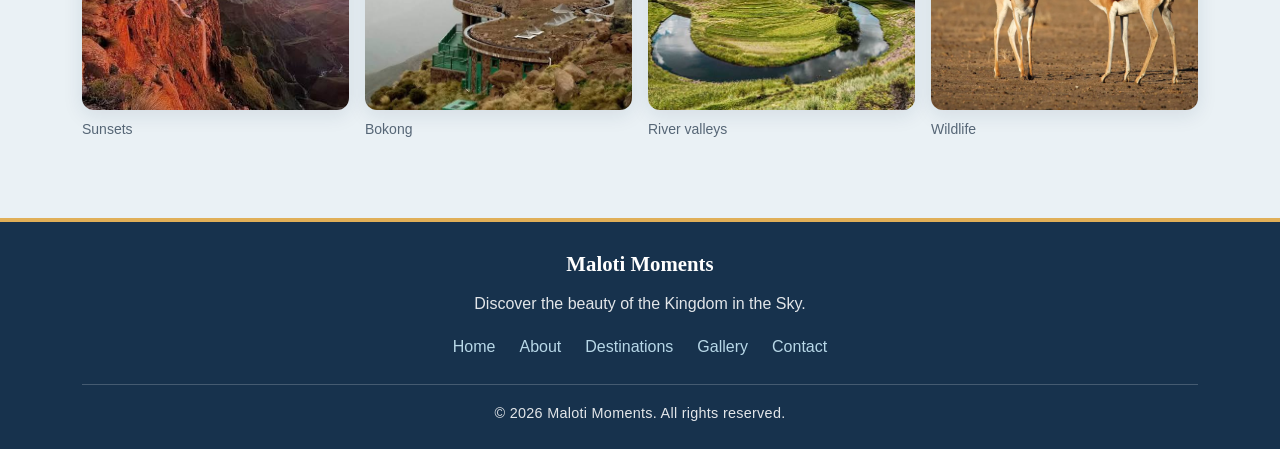
<file: contact.html>
<!DOCTYPE html>
<html lang="en" data-bs-theme="light">
    <head>
        <meta charset="UTF-8">
        <meta name="viewport" content="width=device-width, initial-scale=1.0">
        <title>Contact Us | Maloti Moments</title>
        <meta name="description" content="Send us a message and we will get back to you.">

        <script>
            (function () {
                try {
                    var saved = localStorage.getItem("theme");
                    if (saved === "dark" || saved === "light") {
                        document.documentElement.setAttribute("data-bs-theme", saved);
                    }
                } catch (e) { }
            })();
        </script>

        <link href="https://cdn.jsdelivr.net/npm/bootstrap@5.3.3/dist/css/bootstrap.min.css" rel="stylesheet">
        <link rel="icon" href="images/logo.svg" type="image/svg+xml">

        <link rel="stylesheet" href="style.css">
    </head>

    <body>
        <a class="skip-link" href="#main-content">Skip to main content</a>

        <header>
            <nav class="navbar navbar-expand-md navbar-dark" aria-label="Main navigation">
                <div class="container">
                    <a class="navbar-brand" href="index.html"><span>Maloti Moments</span></a>
                    <button class="navbar-toggler"
                            type="button"
                            data-bs-toggle="collapse"
                            data-bs-target="#mainNavigation"
                            aria-controls="mainNavigation"
                            aria-expanded="false"
                            aria-label="Toggle navigation">
                        <span class="navbar-toggler-icon"></span>
                    </button>
                    <div class="collapse navbar-collapse" id="mainNavigation">
                        <ul class="navbar-nav ms-auto align-items-md-center">
                            <li class="nav-item"><a class="nav-link" href="index.html">Home</a></li>
                            <li class="nav-item"><a class="nav-link" href="about.html">About</a></li>
                            <li class="nav-item dropdown">
                                <a class="nav-link dropdown-toggle"
                                   href="#"
                                   role="button"
                                   data-bs-toggle="dropdown"
                                   aria-expanded="false">Destinations</a>
                                <ul class="dropdown-menu">
                                    <li>
                                        <a class="dropdown-item" href="destinations.html">Places to visit</a>
                                    </li>
                                    <li>
                                        <a class="dropdown-item" href="destinations.html#accommodation">
                                            Accommodation
                                        </a>
                                    </li>
                                    <li>
                                        <a class="dropdown-item" href="destinations.html#activities">
                                            Activities
                                        </a>
                                    </li>
                                </ul>
                            </li>
                            <li class="nav-item"><a class="nav-link" href="gallery.html">Gallery</a></li>
                            <li class="nav-item">
                                <a class="nav-link active" aria-current="page" href="contact.html">Contact</a>
                            </li>
                            <li class="nav-item ms-md-3">
                                <button id="themeToggle"
                                        class="theme-toggle"
                                        type="button"
                                        aria-pressed="false"
                                        aria-label="Switch to dark mode">
                                    <span class="theme-toggle-icon" aria-hidden="true">&#9790;</span>
                                    <span class="theme-toggle-text">Dark</span>
                                </button>
                            </li>
                        </ul>
                    </div>
                </div>
            </nav>
        </header>

        <main id="main-content">
            <div class="page-header">
                <div class="container">
                    <h1>Contact Us</h1>
                    <p>Send us a message and we will get back to you.</p>
                </div>
            </div>

            <section class="content-section">
                <div class="container">
                    <div class="row g-4">
                        <div class="col-lg-5">
                            <aside class="contact-info" aria-label="Contact details">
                                <img src="images/contact-lesotho-map.jpg"
                                     class="welcome-image mb-3"
                                     alt="Map of Lesotho"
                                     loading="lazy">
                                <h2 class="fs-4">Get in touch</h2>
                                <ul class="list-unstyled mb-0">
                                    <li class="mb-2"><strong>Location:</strong> Maseru, Lesotho</li>
                                    <li class="mb-2"><strong>Email:</strong> malutimoments@gmail.com</li>
                                    <li class="mb-2"><strong>Phone:</strong> +266 6291 9177</li>
                                    <li><strong>Hours:</strong> Monday to Friday, 08:00 to 17:00</li>
                                </ul>
                                <img src="images/contact-maseru.jpg"
                                     class="welcome-image mt-3"
                                     alt="View over Maseru city"
                                     loading="lazy">
                                <p class="small text-muted mt-3 mb-0">
                                    Sample contact details for this
                                    demonstration site.
                                </p>
                            </aside>
                        </div>
                        <div class="col-lg-7">
                            <form id="contactForm" class="contact-form" data-validate novalidate>
                                <h2 class="fs-4 mb-3">Send a message</h2>
                                <div class="mb-3">
                                    <label for="contactName" class="form-label">Full Name</label>
                                    <input type="text"
                                           class="form-control"
                                           id="contactName"
                                           minlength="2"
                                           maxlength="60"
                                           autocomplete="name"
                                           data-min="2"
                                           required>
                                </div>
                                <div class="mb-3">
                                    <label for="contactEmail" class="form-label">Email Address</label>
                                    <input type="email"
                                           class="form-control"
                                           id="contactEmail"
                                           autocomplete="email"
                                           required>
                                </div>
                                <div class="mb-3">
                                    <label for="contactPhone" class="form-label">Phone Number</label>
                                    <input type="tel"
                                           class="form-control"
                                           id="contactPhone"
                                           pattern="\+?[0-9\s\-]{7,15}"
                                           maxlength="20"
                                           title="7 to 15 digits, for example +266 5000 0000"
                                           autocomplete="tel"
                                           placeholder="+266 5000 0000"
                                           required>
                                </div>
                                <div class="mb-3">
                                    <label for="contactSubject" class="form-label">Subject</label>
                                    <select class="form-select" id="contactSubject" required>
                                        <option value="">Choose a subject</option>
                                        <option>Destinations</option>
                                        <option>Accommodation</option>
                                        <option>Activities</option>
                                        <option>Other</option>
                                    </select>
                                </div>
                                <div class="mb-3">
                                    <label for="contactMessage" class="form-label">Message</label>
                                    <textarea class="form-control" id="contactMessage" data-min="10" required></textarea>
                                </div>
                                <button type="submit" class="btn btn-primary w-100">Send Message</button>
                                <div class="form-status" role="status" aria-live="polite"></div>
                            </form>
                        </div>
                    </div>
                </div>
            </section>

            <section class="content-section">
                <div class="container">
                    <h2 class="mb-4 text-center">Come and See Lesotho</h2>
                    <div class="row g-3">
                        <div class="col-6 col-md-3">
                            <figure class="m-0">
                                <img src="images/gallery-sunset.jpg"
                                     class="welcome-image"
                                     alt="Red cliffs glowing at sunset"
                                     loading="lazy">
                                <figcaption class="small text-muted mt-2">Sunsets</figcaption>
                            </figure>
                        </div>
                        <div class="col-6 col-md-3">
                            <figure class="m-0">
                                <img src="images/destination-bokong.jpg"
                                     class="welcome-image"
                                     alt="The Bokong viewpoint above a misty valley"
                                     loading="lazy">
                                <figcaption class="small text-muted mt-2">Bokong</figcaption>
                            </figure>
                        </div>
                        <div class="col-6 col-md-3">
                            <figure class="m-0">
                                <img src="images/gallery-river.jpg"
                                     class="welcome-image"
                                     alt="A river winding through a wide valley"
                                     loading="lazy">
                                <figcaption class="small text-muted mt-2">River valleys</figcaption>
                            </figure>
                        </div>
                        <div class="col-6 col-md-3">
                            <figure class="m-0">
                                <img src="images/gallery-wildlife.jpg"
                                     class="welcome-image"
                                     alt="Antelope standing in dry grassland"
                                     loading="lazy">
                                <figcaption class="small text-muted mt-2">Wildlife</figcaption>
                            </figure>
                        </div>
                    </div>
                </div>
            </section>
        </main>

        <footer class="text-center py-4">
            <div class="container">
                <p class="mb-2"><strong>Maloti Moments</strong></p>
                <p>Discover the beauty of the Kingdom in the Sky.</p>
                <div class="footer-links mb-3">
                    <a href="index.html">Home</a>
                    <a href="about.html">About</a>
                    <a href="destinations.html">Destinations</a>
                    <a href="gallery.html">Gallery</a>
                    <a href="contact.html">Contact</a>
                </div>
                <div class="footer-bottom">
                    <p class="mb-0">
                        &copy; <span id="currentYear">2026</span> Maloti
                        Moments. All rights reserved.
                    </p>
                </div>
            </div>
        </footer>

        <script src="https://cdn.jsdelivr.net/npm/bootstrap@5.3.3/dist/js/bootstrap.bundle.min.js"></script>

        <script src="scripts.js"></script>
    </body>
</html>
</file>
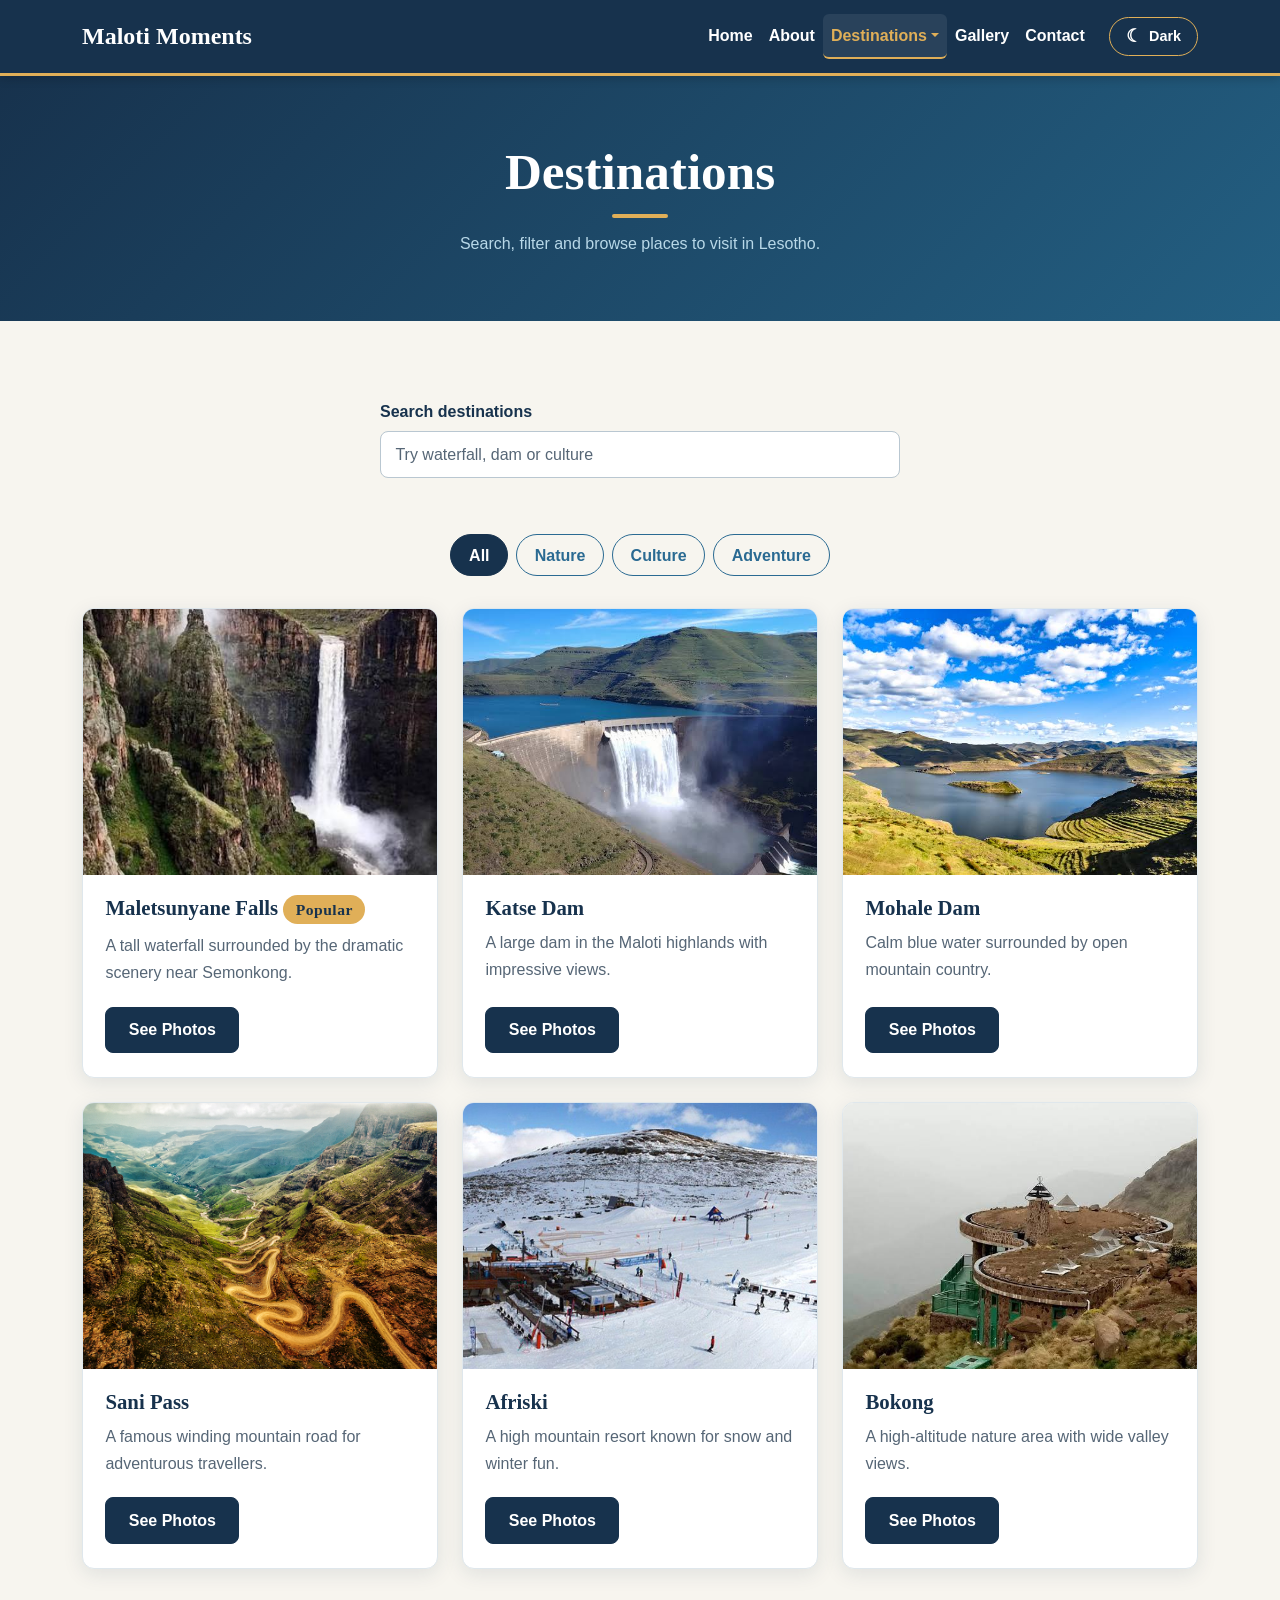
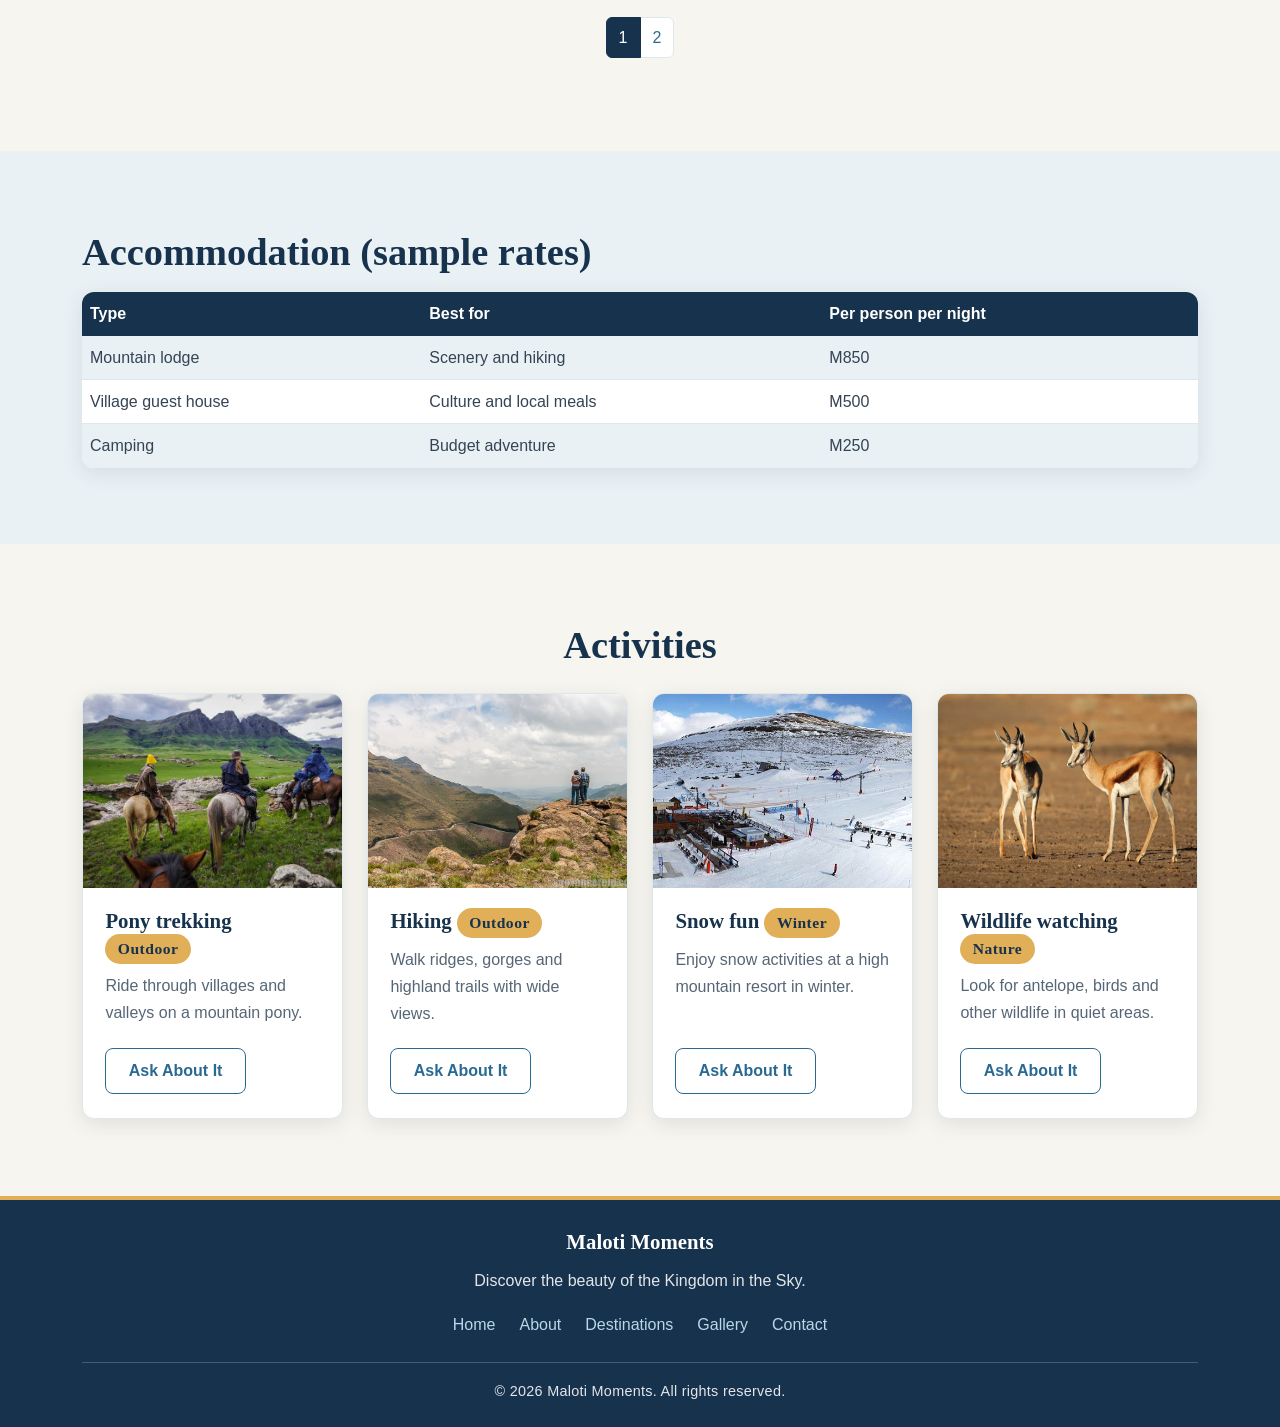
<file: destinations.html>
<!DOCTYPE html>
<html lang="en" data-bs-theme="light">
    <head>
        <meta charset="UTF-8">
        <meta name="viewport" content="width=device-width, initial-scale=1.0">
        <title>Destinations | Maloti Moments</title>
        <meta name="description" content="Search, filter and browse places to visit in Lesotho.">

        <script>
            (function () {
                try {
                    var saved = localStorage.getItem("theme");
                    if (saved === "dark" || saved === "light") {
                        document.documentElement.setAttribute("data-bs-theme", saved);
                    }
                } catch (e) { }
            })();
        </script>

        <link href="https://cdn.jsdelivr.net/npm/bootstrap@5.3.3/dist/css/bootstrap.min.css" rel="stylesheet">
        <link rel="icon" href="images/logo.svg" type="image/svg+xml">

        <link rel="stylesheet" href="style.css">
    </head>

    <body>
        <a class="skip-link" href="#main-content">Skip to main content</a>

        <header>
            <nav class="navbar navbar-expand-md navbar-dark" aria-label="Main navigation">
                <div class="container">
                    <a class="navbar-brand" href="index.html"><span>Maloti Moments</span></a>
                    <button class="navbar-toggler"
                            type="button"
                            data-bs-toggle="collapse"
                            data-bs-target="#mainNavigation"
                            aria-controls="mainNavigation"
                            aria-expanded="false"
                            aria-label="Toggle navigation">
                        <span class="navbar-toggler-icon"></span>
                    </button>
                    <div class="collapse navbar-collapse" id="mainNavigation">
                        <ul class="navbar-nav ms-auto align-items-md-center">
                            <li class="nav-item"><a class="nav-link" href="index.html">Home</a></li>
                            <li class="nav-item"><a class="nav-link" href="about.html">About</a></li>
                            <li class="nav-item dropdown">
                                <a class="nav-link dropdown-toggle active"
                                   href="#"
                                   role="button"
                                   data-bs-toggle="dropdown"
                                   aria-expanded="false"
                                   aria-current="page">Destinations</a>
                                <ul class="dropdown-menu">
                                    <li>
                                        <a class="dropdown-item" href="destinations.html">Places to visit</a>
                                    </li>
                                    <li>
                                        <a class="dropdown-item" href="destinations.html#accommodation">
                                            Accommodation
                                        </a>
                                    </li>
                                    <li>
                                        <a class="dropdown-item" href="destinations.html#activities">
                                            Activities
                                        </a>
                                    </li>
                                </ul>
                            </li>
                            <li class="nav-item"><a class="nav-link" href="gallery.html">Gallery</a></li>
                            <li class="nav-item"><a class="nav-link" href="contact.html">Contact</a></li>
                            <li class="nav-item ms-md-3">
                                <button id="themeToggle"
                                        class="theme-toggle"
                                        type="button"
                                        aria-pressed="false"
                                        aria-label="Switch to dark mode">
                                    <span class="theme-toggle-icon" aria-hidden="true">&#9790;</span>
                                    <span class="theme-toggle-text">Dark</span>
                                </button>
                            </li>
                        </ul>
                    </div>
                </div>
            </nav>
        </header>

        <main id="main-content">
            <div class="page-header">
                <div class="container">
                    <h1>Destinations</h1>
                    <p>Search, filter and browse places to visit in Lesotho.</p>
                </div>
            </div>

            <section class="content-section">
                <div class="container">
                    <div class="search-area mx-auto mb-4">
                        <label for="destinationSearch" class="form-label">Search destinations</label>
                        <input type="search"
                               id="destinationSearch"
                               class="form-control"
                               placeholder="Try waterfall, dam or culture"
                               aria-describedby="searchMessage">
                        <p id="searchMessage" class="mt-2" aria-live="polite"></p>
                    </div>
                    <div class="filter-bar" role="group" aria-label="Filter by category">
                        <button class="filter-btn active" type="button" data-filter="All" aria-pressed="true">
                            All
                        </button>
                        <button class="filter-btn" type="button" data-filter="Nature" aria-pressed="false">
                            Nature
                        </button>
                        <button class="filter-btn" type="button" data-filter="Culture" aria-pressed="false">
                            Culture
                        </button>
                        <button class="filter-btn" type="button" data-filter="Adventure" aria-pressed="false">
                            Adventure
                        </button>
                    </div>
                    <div class="row g-4" id="destinationGrid"></div>
                    <nav class="mt-5" aria-label="Destination pages">
                        <ul class="pagination" id="destPagination"></ul>
                    </nav>
                </div>
            </section>

            <section class="content-section">
                <div class="container">
                    <h2 class="mb-3" id="accommodation">Accommodation (sample rates)</h2>
                    <div class="table-responsive">
                        <table class="table table-striped table-hover">
                            <caption class="visually-hidden">Sample accommodation types and prices</caption>
                            <thead>
                                <tr>
                                    <th scope="col">Type</th>
                                    <th scope="col">Best for</th>
                                    <th scope="col">Per person per night</th>
                                </tr>
                            </thead>
                            <tbody>
                                <tr>
                                    <td>Mountain lodge</td>
                                    <td>Scenery and hiking</td>
                                    <td>M850</td>
                                </tr>
                                <tr>
                                    <td>Village guest house</td>
                                    <td>Culture and local meals</td>
                                    <td>M500</td>
                                </tr>
                                <tr>
                                    <td>Camping</td>
                                    <td>Budget adventure</td>
                                    <td>M250</td>
                                </tr>
                            </tbody>
                        </table>
                    </div>
                </div>
            </section>

            <section class="content-section">
                <div class="container">
                    <h2 class="mb-4 text-center" id="activities">Activities</h2>
                    <div class="row g-4">
                        <div class="col-12 col-sm-6 col-xl-3">
                            <article class="destination-card h-100">
                                <div class="destination-image-wrap">
                                    <img src="images/gallery-horses.jpg"
                                         class="destination-image"
                                         alt="Riders on Basotho horses in the mountains"
                                         loading="lazy">
                                </div>
                                <div class="destination-content">
                                    <h3>Pony trekking <span class="badge badge-gold">Outdoor</span></h3>
                                    <p>Ride through villages and valleys on a mountain pony.</p>
                                    <a href="contact.html" class="btn btn-outline-primary">Ask About It</a>
                                </div>
                            </article>
                        </div>
                        <div class="col-12 col-sm-6 col-xl-3">
                            <article class="destination-card h-100">
                                <div class="destination-image-wrap">
                                    <img src="images/gallery-hiking.jpg"
                                         class="destination-image"
                                         alt="Hikers on a mountain ridge"
                                         loading="lazy">
                                </div>
                                <div class="destination-content">
                                    <h3>Hiking <span class="badge badge-gold">Outdoor</span></h3>
                                    <p>Walk ridges, gorges and highland trails with wide views.</p>
                                    <a href="contact.html" class="btn btn-outline-primary">Ask About It</a>
                                </div>
                            </article>
                        </div>
                        <div class="col-12 col-sm-6 col-xl-3">
                            <article class="destination-card h-100">
                                <div class="destination-image-wrap">
                                    <img src="images/destination-afriski.jpg"
                                         class="destination-image"
                                         alt="Snow-covered slopes at Afriski"
                                         loading="lazy">
                                </div>
                                <div class="destination-content">
                                    <h3>Snow fun <span class="badge badge-gold">Winter</span></h3>
                                    <p>Enjoy snow activities at a high mountain resort in winter.</p>
                                    <a href="contact.html" class="btn btn-outline-primary">Ask About It</a>
                                </div>
                            </article>
                        </div>
                        <div class="col-12 col-sm-6 col-xl-3">
                            <article class="destination-card h-100">
                                <div class="destination-image-wrap">
                                    <img src="images/gallery-wildlife.jpg"
                                         class="destination-image"
                                         alt="Antelope standing in dry grassland"
                                         loading="lazy">
                                </div>
                                <div class="destination-content">
                                    <h3>Wildlife watching <span class="badge badge-gold">Nature</span></h3>
                                    <p>Look for antelope, birds and other wildlife in quiet areas.</p>
                                    <a href="contact.html" class="btn btn-outline-primary">Ask About It</a>
                                </div>
                            </article>
                        </div>
                    </div>
                </div>
            </section>
        </main>

        <footer class="text-center py-4">
            <div class="container">
                <p class="mb-2"><strong>Maloti Moments</strong></p>
                <p>Discover the beauty of the Kingdom in the Sky.</p>
                <div class="footer-links mb-3">
                    <a href="index.html">Home</a>
                    <a href="about.html">About</a>
                    <a href="destinations.html">Destinations</a>
                    <a href="gallery.html">Gallery</a>
                    <a href="contact.html">Contact</a>
                </div>
                <div class="footer-bottom">
                    <p class="mb-0">
                        &copy; <span id="currentYear">2026</span> Maloti
                        Moments. All rights reserved.
                    </p>
                </div>
            </div>
        </footer>

        <script src="https://cdn.jsdelivr.net/npm/bootstrap@5.3.3/dist/js/bootstrap.bundle.min.js"></script>

        <script src="scripts.js"></script>
    </body>
</html>
</file>
<file: style.css>
:root {
    --navy: #17324D;
    --blue: #397CA5;
    --blue-dark: #2A6A92;
    --sky: #B8D8E8;
    --cream: #F7F5EF;
    --gold: #E0AF58;
    --gold-light: #F0C777;
    --bg: var(--cream);
    --bg-alt: #EAF1F5;
    --surface: #FFFFFF;
    --text: #344454;
    --heading: var(--navy);
    --muted: #566676;
    --link: var(--blue-dark);
    --link-hover: var(--navy);
    --label: var(--blue-dark);
    --border: #DFE7EC;
    --input-bg: #FFFFFF;
    --input-border: #B9C7D1;
    --focus: var(--blue-dark);
    --danger-text: #B02A37;
    --success-text: #146C43;
    --nav-bg: var(--navy);
    --footer-bg: var(--navy);
    --btn-bg: var(--navy);
    --btn-hover: var(--blue-dark);
    --btn-text: #FFFFFF;
    --btn-hover-text: #FFFFFF;
    --shadow: 0 5px 20px rgba(23, 50, 77, 0.10);
    --shadow-hover: 0 12px 28px rgba(23, 50, 77, 0.17);
    --radius: 12px;
}

:root[data-bs-theme="dark"],
body.dark-mode {
    color-scheme: dark;
    --bg: #101B28;
    --bg-alt: #142335;
    --surface: #1B2B3D;
    --text: #D6E0EA;
    --heading: #F7F5EF;
    --muted: #AEBDCA;
    --link: #7CC0E6;
    --link-hover: var(--gold);
    --label: var(--gold);
    --border: #30465D;
    --input-bg: #142335;
    --input-border: #48627A;
    --focus: var(--gold);
    --danger-text: #FF8A94;
    --success-text: #75D9A6;
    --nav-bg: #0B1520;
    --footer-bg: #0B1520;
    --btn-bg: #7CC0E6;
    --btn-hover: var(--gold);
    --btn-text: #0B1520;
    --btn-hover-text: #0B1520;
    --shadow: 0 5px 20px rgba(0, 0, 0, 0.40);
    --shadow-hover: 0 12px 28px rgba(0, 0, 0, 0.55);
}

html {
    scroll-behavior: smooth;
    scroll-padding-top: 80px;
}

body {
    --bs-body-bg: var(--bg);
    --bs-body-color: var(--text);
    --bs-heading-color: var(--heading);
    --bs-border-color: var(--border);
    --bs-secondary-color: var(--muted);
    font-family: "Segoe UI", Arial, Helvetica, sans-serif;
    background-color: var(--bg);
    color: var(--text);
    line-height: 1.7;
}

body,
.navbar,
.destination-card,
.feature-box,
.booking-panel,
.contact-form,
.contact-info,
.form-control,
.form-select,
footer {
    transition: background-color .3s ease, color .3s ease, border-color .3s ease;
}

img {
    max-width: 100%;
    height: auto;
}

h1,
h2,
h3,
h4,
h5,
h6 {
    font-family: Georgia, "Times New Roman", serif;
    font-weight: 700;
    line-height: 1.25;
    color: var(--heading);
}

section h2 {
    font-size: clamp(1.7rem, 3vw, 2.5rem);
}

a {
    color: var(--link);
    text-decoration: none;
    transition: color .3s ease;
}

a:hover {
    color: var(--link-hover);
}

p a:not(.btn) {
    text-decoration: underline;
    text-underline-offset: 3px;
}

.text-muted {
    color: var(--muted) !important;
}

.skip-link {
    position: absolute;
    left: 12px;
    top: -60px;
    z-index: 2000;
    background: var(--gold);
    color: #111;
    padding: 8px 14px;
    border-radius: 6px;
    transition: top .2s;
}

.skip-link:focus {
    top: 12px;
    color: #111;
}

.navbar {
    background-color: var(--nav-bg);
    position: sticky;
    top: 0;
    z-index: 1030;
    padding-block: .7rem;
    box-shadow: 0 2px 10px rgba(0, 0, 0, .2);
}

.navbar-brand {
    font-family: Georgia, serif;
    font-size: 1.5rem;
    font-weight: 700;
    color: #fff;
}

.navbar-brand:hover {
    color: var(--gold);
}

.navbar .nav-link {
    color: rgba(255, 255, 255, .9);
    font-weight: 500;
    padding: .5rem .9rem;
    border-bottom: 2px solid transparent;
}

.navbar .nav-link:hover,
.navbar .nav-link.active {
    color: var(--gold);
    border-bottom-color: var(--gold);
}

.navbar-toggler:focus {
    box-shadow: 0 0 0 3px rgba(224, 175, 88, .45);
}

.dropdown-menu {
    --bs-dropdown-bg: var(--surface);
    --bs-dropdown-color: var(--text);
    --bs-dropdown-border-color: var(--border);
    --bs-dropdown-link-color: var(--text);
    --bs-dropdown-link-hover-color: var(--link-hover);
    --bs-dropdown-link-hover-bg: var(--bg-alt);
    --bs-dropdown-link-active-color: var(--btn-text);
    --bs-dropdown-link-active-bg: var(--btn-bg);
    border-radius: var(--radius);
    box-shadow: var(--shadow);
}

.theme-toggle {
    display: inline-flex;
    align-items: center;
    justify-content: center;
    gap: .45rem;
    padding: .4rem 1rem;
    border: 1px solid var(--gold);
    border-radius: 50px;
    background: transparent;
    color: #fff;
    font-size: .9rem;
    font-weight: 600;
    white-space: nowrap;
    cursor: pointer;
    transition: background-color .3s ease, color .3s ease;
}

.theme-toggle:hover {
    background: var(--gold);
    color: var(--navy);
}

.theme-toggle-icon {
    font-size: 1.1rem;
    line-height: 1;
}

.btn {
    border-radius: 8px;
    padding: .65rem 1.4rem;
    font-weight: 700;
    transition: all .3s ease;
}

.btn-primary {
    --bs-btn-color: var(--btn-text);
    --bs-btn-bg: var(--btn-bg);
    --bs-btn-border-color: var(--btn-bg);
    --bs-btn-hover-color: var(--btn-hover-text);
    --bs-btn-hover-bg: var(--btn-hover);
    --bs-btn-hover-border-color: var(--btn-hover);
    --bs-btn-active-color: var(--btn-hover-text);
    --bs-btn-active-bg: var(--btn-hover);
    --bs-btn-active-border-color: var(--btn-hover);
    --bs-btn-focus-shadow-rgb: 224, 175, 88;
}

.hero-section .btn-primary,
.cta-section .btn-primary,
.page-header .btn-primary {
    --bs-btn-color: var(--navy);
    --bs-btn-bg: var(--gold);
    --bs-btn-border-color: var(--gold);
    --bs-btn-hover-color: var(--navy);
    --bs-btn-hover-bg: var(--gold-light);
    --bs-btn-hover-border-color: var(--gold-light);
    --bs-btn-active-color: var(--navy);
    --bs-btn-active-bg: var(--gold-light);
    --bs-btn-active-border-color: var(--gold-light);
}

.btn-outline-primary {
    --bs-btn-color: var(--link);
    --bs-btn-border-color: var(--link);
    --bs-btn-hover-color: var(--btn-text);
    --bs-btn-hover-bg: var(--btn-bg);
    --bs-btn-hover-border-color: var(--btn-bg);
    --bs-btn-active-color: var(--btn-text);
    --bs-btn-active-bg: var(--btn-bg);
}

.btn-outline-light {
    --bs-btn-hover-color: var(--navy);
}

.hero-section {
    position: relative;
    display: flex;
    align-items: center;
    min-height: clamp(440px, 78vh, 680px);
    padding: 4rem 0;
    color: #fff;
    overflow: hidden;
    isolation: isolate;
}

.hero-bg {
    position: absolute;
    inset: 0;
    width: 100%;
    height: 100%;
    object-fit: cover;
    object-position: center;
    z-index: -2;
}

.hero-overlay {
    position: absolute;
    inset: 0;
    z-index: -1;
    background: linear-gradient(90deg, rgba(23, 50, 77, .9), rgba(23, 50, 77, .5) 55%, rgba(23, 50, 77, .2));
}

:root[data-bs-theme="dark"] .hero-overlay,
body.dark-mode .hero-overlay {
    background: linear-gradient(90deg, rgba(3, 9, 12, .92), rgba(3, 9, 12, .65) 55%, rgba(3, 9, 12, .4));
}

.hero-content {
    width: 100%;
}

.hero-content > * {
    max-width: 40rem;
}

.hero-section h1 {
    color: #fff;
    font-size: clamp(2.2rem, 5vw, 3.8rem);
    margin-bottom: 1rem;
}

.hero-label {
    color: var(--gold);
    font-weight: 700;
    font-size: .85rem;
    letter-spacing: .14em;
    text-transform: uppercase;
    margin-bottom: .75rem;
}

.hero-text {
    color: rgba(255, 255, 255, .93);
    font-size: 1.1rem;
    margin-bottom: 1.75rem;
}

.hero-buttons {
    display: flex;
    flex-wrap: wrap;
    gap: .75rem;
}

.page-header {
    background: linear-gradient(135deg, var(--navy), #235F82);
    color: #fff;
    padding: 4rem 0;
    text-align: center;
}

.page-header h1 {
    color: #fff;
    font-size: clamp(2rem, 4vw, 3.2rem);
    margin-bottom: .75rem;
}

.page-header p {
    max-width: 700px;
    margin: 0 auto;
    color: var(--sky);
}

.intro-section,
.why-visit-section {
    background: var(--bg);
}

.featured-section,
.booking-section,
#destinations {
    background: var(--bg-alt);
}

.intro-section,
.featured-section,
.why-visit-section,
.booking-section,
.content-section,
.cta-section {
    padding-block: clamp(3rem, 6vw, 5rem);
}

.content-section:nth-of-type(even) {
    background: var(--bg-alt);
}

.section-label {
    color: var(--label);
    font-size: .8rem;
    font-weight: 700;
    letter-spacing: .14em;
    text-transform: uppercase;
    margin-bottom: .5rem;
}

.section-description {
    max-width: 62ch;
    color: var(--muted);
}

.cta-section {
    background: var(--nav-bg);
    color: #fff;
    text-align: center;
}

.cta-section h2 {
    color: #fff;
}

.cta-section p {
    color: rgba(255, 255, 255, .9);
}

.destination-card,
.feature-box,
.booking-panel,
.contact-form,
.contact-info,
aside {
    background: var(--surface);
    color: var(--text);
    border: 1px solid var(--border);
    border-radius: var(--radius);
    box-shadow: var(--shadow);
}

.destination-card {
    display: flex;
    flex-direction: column;
    height: 100%;
    overflow: hidden;
}

.destination-card:hover {
    transform: translateY(-5px);
    box-shadow: var(--shadow-hover);
}

.destination-card {
    transition: transform .3s ease,
        box-shadow .3s ease,
        background-color .3s ease,
        border-color .3s ease;
}

.destination-image-wrap {
    aspect-ratio: 4 / 3;
    overflow: hidden;
    background: var(--bg-alt);
}

.destination-image {
    display: block;
    width: 100%;
    height: 100%;
    object-fit: cover;
    object-position: center;
    transition: transform .5s ease;
}

.destination-card:hover .destination-image {
    transform: scale(1.05);
}

.destination-content {
    display: flex;
    flex-direction: column;
    flex: 1;
    padding: 1.25rem 1.4rem 1.5rem;
}

.destination-content h3 {
    font-size: 1.3rem;
    margin-bottom: .5rem;
}

.destination-content p {
    color: var(--muted);
    margin-bottom: 1.25rem;
}

.destination-content > :last-child {
    margin-top: auto;
    align-self: flex-start;
}

.feature-box {
    height: 100%;
    padding: 2rem 1.5rem;
    border-top: 4px solid var(--gold);
}

.feature-box h3 {
    font-size: 1.25rem;
    margin-bottom: .75rem;
}

.feature-box p {
    color: var(--muted);
    margin-bottom: 0;
}

.welcome-image {
    width: 100%;
    aspect-ratio: 4 / 3;
    object-fit: cover;
    border-radius: var(--radius);
    box-shadow: var(--shadow);
}

aside {
    padding: 1.5rem;
    border-left: 4px solid var(--gold);
}

aside h2,
aside h3 {
    font-size: 1.25rem;
}

@media (min-width: 992px) {
    aside.sticky-aside {
        position: sticky;
        top: 90px;
    }
}

.table-responsive {
    border-radius: var(--radius);
    box-shadow: var(--shadow);
}

.table {
    --bs-table-bg: var(--surface);
    --bs-table-color: var(--text);
    --bs-table-border-color: var(--border);
    --bs-table-striped-bg: var(--bg-alt);
    --bs-table-striped-color: var(--text);
    --bs-table-hover-bg: var(--bg-alt);
    --bs-table-hover-color: var(--text);
    vertical-align: middle;
    margin-bottom: 0;
}

.table thead th {
    background: var(--navy);
    color: #fff;
    border-color: var(--navy);
    white-space: nowrap;
}

.carousel {
    border-radius: var(--radius);
    overflow: hidden;
    box-shadow: var(--shadow);
}

.carousel-item img {
    width: 100%;
    aspect-ratio: 16 / 7;
    object-fit: cover;
}

.carousel-caption {
    background: rgba(23, 50, 77, .75);
    border-radius: 10px;
    padding: .75rem 1rem;
    bottom: 1.5rem;
}

.carousel-caption h3,
.carousel-caption h5,
.carousel-caption p {
    color: #fff;
    margin-bottom: .25rem;
}

.carousel-indicators [data-bs-target] {
    background-color: var(--gold);
}

.accordion {
    --bs-accordion-bg: var(--surface);
    --bs-accordion-color: var(--text);
    --bs-accordion-border-color: var(--border);
    --bs-accordion-btn-color: var(--heading);
    --bs-accordion-btn-bg: var(--surface);
    --bs-accordion-active-color: var(--heading);
    --bs-accordion-active-bg: var(--bg-alt);
    --bs-accordion-btn-focus-box-shadow: 0 0 0 .2rem rgba(224, 175, 88, .45);
    --bs-accordion-border-radius: var(--radius);
    --bs-accordion-inner-border-radius: calc(var(--radius) - 1px);
}

.accordion-button {
    font-weight: 700;
}

.modal {
    --bs-modal-bg: var(--surface);
    --bs-modal-color: var(--text);
    --bs-modal-border-color: var(--border);
    --bs-modal-header-border-color: var(--border);
    --bs-modal-footer-border-color: var(--border);
    --bs-modal-border-radius: var(--radius);
}

.alert {
    border-radius: 10px;
    font-weight: 500;
}

.badge {
    font-weight: 700;
    letter-spacing: .03em;
    padding: .45em .8em;
    border-radius: 50px;
}

.badge-gold {
    background: var(--gold);
    color: var(--navy);
}

.pagination {
    --bs-pagination-color: var(--link);
    --bs-pagination-bg: var(--surface);
    --bs-pagination-border-color: var(--border);
    --bs-pagination-hover-color: var(--link-hover);
    --bs-pagination-hover-bg: var(--bg-alt);
    --bs-pagination-hover-border-color: var(--border);
    --bs-pagination-focus-color: var(--link-hover);
    --bs-pagination-focus-bg: var(--bg-alt);
    --bs-pagination-focus-box-shadow: 0 0 0 .2rem rgba(224, 175, 88, .45);
    --bs-pagination-active-color: var(--btn-text);
    --bs-pagination-active-bg: var(--btn-bg);
    --bs-pagination-active-border-color: var(--btn-bg);
    --bs-pagination-disabled-color: var(--muted);
    --bs-pagination-disabled-bg: var(--bg-alt);
    --bs-pagination-disabled-border-color: var(--border);
    justify-content: center;
}

.filter-bar {
    display: flex;
    flex-wrap: wrap;
    justify-content: center;
    gap: .5rem;
    margin-bottom: 2rem;
}

.filter-btn {
    padding: .4rem 1.1rem;
    border: 1px solid var(--link);
    border-radius: 50px;
    background: transparent;
    color: var(--link);
    font-weight: 600;
    cursor: pointer;
    transition: all .3s ease;
}

.filter-btn:hover,
.filter-btn.active {
    background: var(--btn-bg);
    border-color: var(--btn-bg);
    color: var(--btn-text);
}

.gallery-item {
    position: relative;
    display: block;
    width: 100%;
    aspect-ratio: 4 / 3;
    margin: 0;
    padding: 0;
    border: 0;
    overflow: hidden;
    border-radius: 10px;
    box-shadow: var(--shadow);
    background: var(--bg-alt);
    cursor: pointer;
}

.gallery-item img {
    width: 100%;
    height: 100%;
    object-fit: cover;
    transition: transform .4s ease;
}

.gallery-item:hover img {
    transform: scale(1.05);
}

.gallery-item figcaption,
.gallery-caption {
    position: absolute;
    inset: auto 0 0 0;
    padding: 1.5rem 1rem .75rem;
    color: #fff;
    font-weight: 600;
    text-align: left;
    background: linear-gradient(transparent, rgba(8, 20, 30, .85));
}

.lightbox-img {
    display: block;
    max-width: 100%;
    max-height: 72vh;
    margin: 0 auto;
    object-fit: contain;
    border-radius: 8px;
}

.lightbox-caption {
    text-align: center;
    color: var(--muted);
    margin: .75rem 0 0;
}

.lightbox-controls {
    display: flex;
    justify-content: space-between;
    gap: 1rem;
    margin-top: 1rem;
}

.booking-panel,
.contact-form {
    max-width: 680px;
    margin-inline: auto;
    padding: 2.25rem;
}

.contact-info {
    padding: 2rem;
    height: 100%;
}

.form-label {
    font-weight: 700;
    color: var(--heading);
    margin-bottom: .4rem;
}

.form-control,
.form-select {
    background-color: var(--input-bg);
    color: var(--text);
    border: 1px solid var(--input-border);
    border-radius: 8px;
    padding: .65rem .9rem;
}

.form-control::placeholder {
    color: var(--muted);
}

.form-control:focus,
.form-select:focus {
    background-color: var(--input-bg);
    color: var(--text);
    border-color: var(--focus);
    box-shadow: 0 0 0 .2rem color-mix(in srgb, var(--focus) 30%, transparent);
}

textarea.form-control {
    min-height: 140px;
    resize: vertical;
}

.invalid-feedback {
    color: var(--danger-text);
    font-weight: 600;
}

.search-area {
    max-width: 520px;
}

#searchMessage {
    min-height: 1.5rem;
    color: var(--muted);
}

.cost-summary {
    background: var(--bg-alt);
    border: 1px dashed var(--link);
    border-radius: 10px;
    padding: 1rem 1.25rem;
    font-weight: 700;
    color: var(--heading);
}

footer {
    background: var(--footer-bg);
    color: rgba(255, 255, 255, .88);
    padding: 3rem 0 1.5rem;
}

footer p {
    color: rgba(255, 255, 255, .88);
}

footer h3,
footer h4,
footer h5 {
    color: #fff;
    font-size: 1.15rem;
    margin-bottom: 1rem;
}

footer a {
    color: var(--sky);
}

footer a:hover {
    color: var(--gold);
}

div.footer-links {
    display: flex;
    flex-wrap: wrap;
    justify-content: center;
    gap: .5rem 1.5rem;
}

ul.footer-links {
    list-style: none;
    padding: 0;
    margin: 0;
}

ul.footer-links li {
    margin-bottom: .6rem;
}

.footer-bottom {
    border-top: 1px solid rgba(255, 255, 255, .2);
    margin-top: 1.5rem;
    padding-top: 1rem;
    text-align: center;
}

a:focus-visible,
button:focus-visible,
.form-control:focus-visible,
.form-select:focus-visible,
.accordion-button:focus-visible {
    outline: 3px solid var(--focus);
    outline-offset: 3px;
}

.navbar :focus-visible,
footer :focus-visible,
.hero-section :focus-visible,
.cta-section :focus-visible {
    outline-color: var(--gold);
}

:root[data-bs-theme="dark"] img:not(.hero-bg),
body.dark-mode img:not(.hero-bg) {
    filter: brightness(.92);
}

@media (prefers-reduced-motion: reduce) {
    html {
        scroll-behavior: auto;
    }

    *,
    *::before,
    *::after {
        animation-duration: .01ms !important;
        transition-duration: .01ms !important;
    }
}

@media (min-width: 1400px) {
    .hero-section {
        min-height: 700px;
    }

    .hero-section h1 {
        font-size: 4.2rem;
    }
}

@media (max-width: 767.98px) {
    .navbar-collapse {
        padding-top: .75rem;
    }

    .navbar .nav-link {
        border-bottom: 0;
    }

    .theme-toggle {
        margin: .5rem 0 .25rem;
    }

    .carousel-item img {
        aspect-ratio: 16 / 9;
    }

    .hero-section {
        min-height: 440px;
        padding: 3rem 0;
    }

    .hero-overlay {
        background: rgba(23, 50, 77, .72);
    }

    .carousel-item img {
        aspect-ratio: 4 / 3;
    }

    .carousel-caption {
        position: static;
        border-radius: 0;
    }

    .booking-panel,
    .contact-form,
    .contact-info {
        padding: 1.5rem 1.15rem;
    }
}

@media (max-width: 575.98px) {
    .hero-buttons .btn {
        width: 100%;
    }

    .destination-content {
        padding: 1.1rem 1.15rem 1.35rem;
    }

    .page-header {
        padding: 3rem 0;
    }
}

.navbar {
    --bs-navbar-color: rgba(255, 255, 255, .92);
    --bs-navbar-hover-color: var(--gold);
    --bs-navbar-active-color: var(--gold);
    --bs-navbar-brand-color: #fff;
    --bs-navbar-brand-hover-color: var(--gold);
    border-bottom: 3px solid var(--gold);
}

.navbar .navbar-nav .nav-link {
    color: #fff;
    font-size: 1rem;
    font-weight: 600;
    border-radius: 6px;
}

.navbar .navbar-nav .nav-link:hover,
.navbar .navbar-nav .nav-link.active,
.navbar .navbar-nav .nav-link.show {
    color: var(--gold);
    background: rgba(255, 255, 255, .08);
}

.navbar-toggler {
    border: 2px solid rgba(255, 255, 255, .8);
}

.text-center > h2::after,
.page-header h1::after {
    content: "";
    display: block;
    width: 56px;
    height: 4px;
    border-radius: 4px;
    margin: .6rem auto 0;
    background: var(--gold);
}

article > h2::after {
    content: "";
    display: block;
    width: 56px;
    height: 4px;
    margin-top: .6rem;
    border-radius: 4px;
    background: var(--gold);
}

@keyframes riseIn {
    from {
        opacity: 0;
        transform: translateY(24px);
    }

    to {
        opacity: 1;
        transform: none;
    }
}

.hero-content > * {
    animation: riseIn .8s ease both;
}

.hero-content > *:nth-child(2) {
    animation-delay: .12s;
}

.hero-content > *:nth-child(3) {
    animation-delay: .24s;
}

.hero-content > *:nth-child(4) {
    animation-delay: .36s;
}

.page-header h1,
.page-header p {
    animation: riseIn .7s ease both;
}

.welcome-image,
.gallery-item {
    transition: transform .3s ease, box-shadow .3s ease;
}

.welcome-image:hover {
    transform: translateY(-4px);
    box-shadow: var(--shadow-hover);
}

.gallery-item:hover {
    box-shadow: var(--shadow-hover);
}

.btn:hover {
    transform: translateY(-2px);
}

footer {
    border-top: 4px solid var(--gold);
}

footer strong {
    font-family: Georgia, serif;
    font-size: 1.3rem;
    color: #fff;
}

.footer-bottom p {
    font-size: .9rem;
    letter-spacing: .02em;
}

.back-to-top {
    position: fixed;
    right: 1.25rem;
    bottom: 1.25rem;
    z-index: 1040;
    width: 46px;
    height: 46px;
    border-radius: 50%;
    border: 2px solid var(--gold);
    background: var(--nav-bg);
    color: #fff;
    font-size: 1.3rem;
    line-height: 1;
    cursor: pointer;
    opacity: 0;
    visibility: hidden;
    transform: translateY(10px);
    transition: opacity .3s, visibility .3s, transform .3s, background-color .3s, color .3s;
}

.back-to-top.show {
    opacity: 1;
    visibility: visible;
    transform: none;
}

.back-to-top:hover {
    background: var(--gold);
    color: var(--navy);
}

.navbar-brand {
    display: inline-flex;
    align-items: center;
    gap: .6rem;
}:root {
    --navy: #17324D;
    --blue: #397CA5;
    --blue-dark: #2A6A92;
    --sky: #B8D8E8;
    --cream: #F7F5EF;
    --gold: #E0AF58;
    --gold-light: #F0C777;
    --bg: var(--cream);
    --bg-alt: #EAF1F5;
    --surface: #FFFFFF;
    --text: #344454;
    --heading: var(--navy);
    --muted: #566676;
    --link: var(--blue-dark);
    --link-hover: var(--navy);
    --label: var(--blue-dark);
    --border: #DFE7EC;
    --input-bg: #FFFFFF;
    --input-border: #B9C7D1;
    --focus: var(--blue-dark);
    --danger-text: #B02A37;
    --success-text: #146C43;
    --nav-bg: var(--navy);
    --footer-bg: var(--navy);
    --btn-bg: var(--navy);
    --btn-hover: var(--blue-dark);
    --btn-text: #FFFFFF;
    --btn-hover-text: #FFFFFF;
    --shadow: 0 5px 20px rgba(23, 50, 77, 0.10);
    --shadow-hover: 0 12px 28px rgba(23, 50, 77, 0.17);
    --radius: 12px;
}

:root[data-bs-theme="dark"],
body.dark-mode {
    color-scheme: dark;
    --bg: #101B28;
    --bg-alt: #142335;
    --surface: #1B2B3D;
    --text: #D6E0EA;
    --heading: #F7F5EF;
    --muted: #AEBDCA;
    --link: #7CC0E6;
    --link-hover: var(--gold);
    --label: var(--gold);
    --border: #30465D;
    --input-bg: #142335;
    --input-border: #48627A;
    --focus: var(--gold);
    --danger-text: #FF8A94;
    --success-text: #75D9A6;
    --nav-bg: #0B1520;
    --footer-bg: #0B1520;
    --btn-bg: #7CC0E6;
    --btn-hover: var(--gold);
    --btn-text: #0B1520;
    --btn-hover-text: #0B1520;
    --shadow: 0 5px 20px rgba(0, 0, 0, 0.40);
    --shadow-hover: 0 12px 28px rgba(0, 0, 0, 0.55);
}

html {
    scroll-behavior: smooth;
    scroll-padding-top: 80px;
}

body {
    --bs-body-bg: var(--bg);
    --bs-body-color: var(--text);
    --bs-heading-color: var(--heading);
    --bs-border-color: var(--border);
    --bs-secondary-color: var(--muted);
    font-family: "Segoe UI", Arial, Helvetica, sans-serif;
    background-color: var(--bg);
    color: var(--text);
    line-height: 1.7;
}

body,
.navbar,
.destination-card,
.feature-box,
.booking-panel,
.contact-form,
.contact-info,
.form-control,
.form-select,
footer {
    transition: background-color .3s ease, color .3s ease, border-color .3s ease;
}

img {
    max-width: 100%;
    height: auto;
}

h1,
h2,
h3,
h4,
h5,
h6 {
    font-family: Georgia, "Times New Roman", serif;
    font-weight: 700;
    line-height: 1.25;
    color: var(--heading);
}

section h2 {
    font-size: clamp(1.7rem, 3vw, 2.5rem);
}

a {
    color: var(--link);
    text-decoration: none;
    transition: color .3s ease;
}

a:hover {
    color: var(--link-hover);
}

p a:not(.btn) {
    text-decoration: underline;
    text-underline-offset: 3px;
}

.text-muted {
    color: var(--muted) !important;
}

.skip-link {
    position: absolute;
    left: 12px;
    top: -60px;
    z-index: 2000;
    background: var(--gold);
    color: #111;
    padding: 8px 14px;
    border-radius: 6px;
    transition: top .2s;
}

.skip-link:focus {
    top: 12px;
    color: #111;
}

.navbar {
    background-color: var(--nav-bg);
    position: sticky;
    top: 0;
    z-index: 1030;
    padding-block: .7rem;
    box-shadow: 0 2px 10px rgba(0, 0, 0, .2);
}

.navbar-brand {
    font-family: Georgia, serif;
    font-size: 1.5rem;
    font-weight: 700;
    color: #fff;
}

.navbar-brand:hover {
    color: var(--gold);
}

.navbar .nav-link {
    color: rgba(255, 255, 255, .9);
    font-weight: 500;
    padding: .5rem .9rem;
    border-bottom: 2px solid transparent;
}

.navbar .nav-link:hover,
.navbar .nav-link.active {
    color: var(--gold);
    border-bottom-color: var(--gold);
}

.navbar-toggler:focus {
    box-shadow: 0 0 0 3px rgba(224, 175, 88, .45);
}

.dropdown-menu {
    --bs-dropdown-bg: var(--surface);
    --bs-dropdown-color: var(--text);
    --bs-dropdown-border-color: var(--border);
    --bs-dropdown-link-color: var(--text);
    --bs-dropdown-link-hover-color: var(--link-hover);
    --bs-dropdown-link-hover-bg: var(--bg-alt);
    --bs-dropdown-link-active-color: var(--btn-text);
    --bs-dropdown-link-active-bg: var(--btn-bg);
    border-radius: var(--radius);
    box-shadow: var(--shadow);
}

.theme-toggle {
    display: inline-flex;
    align-items: center;
    justify-content: center;
    gap: .45rem;
    padding: .4rem 1rem;
    border: 1px solid var(--gold);
    border-radius: 50px;
    background: transparent;
    color: #fff;
    font-size: .9rem;
    font-weight: 600;
    white-space: nowrap;
    cursor: pointer;
    transition: background-color .3s ease, color .3s ease;
}

.theme-toggle:hover {
    background: var(--gold);
    color: var(--navy);
}

.theme-toggle-icon {
    font-size: 1.1rem;
    line-height: 1;
}

.btn {
    border-radius: 8px;
    padding: .65rem 1.4rem;
    font-weight: 700;
    transition: all .3s ease;
}

.btn-primary {
    --bs-btn-color: var(--btn-text);
    --bs-btn-bg: var(--btn-bg);
    --bs-btn-border-color: var(--btn-bg);
    --bs-btn-hover-color: var(--btn-hover-text);
    --bs-btn-hover-bg: var(--btn-hover);
    --bs-btn-hover-border-color: var(--btn-hover);
    --bs-btn-active-color: var(--btn-hover-text);
    --bs-btn-active-bg: var(--btn-hover);
    --bs-btn-active-border-color: var(--btn-hover);
    --bs-btn-focus-shadow-rgb: 224, 175, 88;
}

.hero-section .btn-primary,
.cta-section .btn-primary,
.page-header .btn-primary {
    --bs-btn-color: var(--navy);
    --bs-btn-bg: var(--gold);
    --bs-btn-border-color: var(--gold);
    --bs-btn-hover-color: var(--navy);
    --bs-btn-hover-bg: var(--gold-light);
    --bs-btn-hover-border-color: var(--gold-light);
    --bs-btn-active-color: var(--navy);
    --bs-btn-active-bg: var(--gold-light);
    --bs-btn-active-border-color: var(--gold-light);
}

.btn-outline-primary {
    --bs-btn-color: var(--link);
    --bs-btn-border-color: var(--link);
    --bs-btn-hover-color: var(--btn-text);
    --bs-btn-hover-bg: var(--btn-bg);
    --bs-btn-hover-border-color: var(--btn-bg);
    --bs-btn-active-color: var(--btn-text);
    --bs-btn-active-bg: var(--btn-bg);
}

.btn-outline-light {
    --bs-btn-hover-color: var(--navy);
}

.hero-section {
    position: relative;
    display: flex;
    align-items: center;
    min-height: clamp(440px, 78vh, 680px);
    padding: 4rem 0;
    color: #fff;
    overflow: hidden;
    isolation: isolate;
}

.hero-bg {
    position: absolute;
    inset: 0;
    width: 100%;
    height: 100%;
    object-fit: cover;
    object-position: center;
    z-index: -2;
}

.hero-overlay {
    position: absolute;
    inset: 0;
    z-index: -1;
    background: linear-gradient(90deg, rgba(23, 50, 77, .9), rgba(23, 50, 77, .5) 55%, rgba(23, 50, 77, .2));
}

:root[data-bs-theme="dark"] .hero-overlay,
body.dark-mode .hero-overlay {
    background: linear-gradient(90deg, rgba(3, 9, 12, .92), rgba(3, 9, 12, .65) 55%, rgba(3, 9, 12, .4));
}

.hero-content {
    width: 100%;
}

.hero-content > * {
    max-width: 40rem;
}

.hero-section h1 {
    color: #fff;
    font-size: clamp(2.2rem, 5vw, 3.8rem);
    margin-bottom: 1rem;
}

.hero-label {
    color: var(--gold);
    font-weight: 700;
    font-size: .85rem;
    letter-spacing: .14em;
    text-transform: uppercase;
    margin-bottom: .75rem;
}

.hero-text {
    color: rgba(255, 255, 255, .93);
    font-size: 1.1rem;
    margin-bottom: 1.75rem;
}

.hero-buttons {
    display: flex;
    flex-wrap: wrap;
    gap: .75rem;
}

.page-header {
    background: linear-gradient(135deg, var(--navy), #235F82);
    color: #fff;
    padding: 4rem 0;
    text-align: center;
}

.page-header h1 {
    color: #fff;
    font-size: clamp(2rem, 4vw, 3.2rem);
    margin-bottom: .75rem;
}

.page-header p {
    max-width: 700px;
    margin: 0 auto;
    color: var(--sky);
}

.intro-section,
.why-visit-section {
    background: var(--bg);
}

.featured-section,
.booking-section,
#destinations {
    background: var(--bg-alt);
}

.intro-section,
.featured-section,
.why-visit-section,
.booking-section,
.content-section,
.cta-section {
    padding-block: clamp(3rem, 6vw, 5rem);
}

.content-section:nth-of-type(even) {
    background: var(--bg-alt);
}

.section-label {
    color: var(--label);
    font-size: .8rem;
    font-weight: 700;
    letter-spacing: .14em;
    text-transform: uppercase;
    margin-bottom: .5rem;
}

.section-description {
    max-width: 62ch;
    color: var(--muted);
}

.cta-section {
    background: var(--nav-bg);
    color: #fff;
    text-align: center;
}

.cta-section h2 {
    color: #fff;
}

.cta-section p {
    color: rgba(255, 255, 255, .9);
}

.destination-card,
.feature-box,
.booking-panel,
.contact-form,
.contact-info,
aside {
    background: var(--surface);
    color: var(--text);
    border: 1px solid var(--border);
    border-radius: var(--radius);
    box-shadow: var(--shadow);
}

.destination-card {
    display: flex;
    flex-direction: column;
    height: 100%;
    overflow: hidden;
}

.destination-card:hover {
    transform: translateY(-5px);
    box-shadow: var(--shadow-hover);
}

.destination-card {
    transition: transform .3s ease,
        box-shadow .3s ease,
        background-color .3s ease,
        border-color .3s ease;
}

.destination-image-wrap {
    aspect-ratio: 4 / 3;
    overflow: hidden;
    background: var(--bg-alt);
}

.destination-image {
    display: block;
    width: 100%;
    height: 100%;
    object-fit: cover;
    object-position: center;
    transition: transform .5s ease;
}

.destination-card:hover .destination-image {
    transform: scale(1.05);
}

.destination-content {
    display: flex;
    flex-direction: column;
    flex: 1;
    padding: 1.25rem 1.4rem 1.5rem;
}

.destination-content h3 {
    font-size: 1.3rem;
    margin-bottom: .5rem;
}

.destination-content p {
    color: var(--muted);
    margin-bottom: 1.25rem;
}

.destination-content > :last-child {
    margin-top: auto;
    align-self: flex-start;
}

.feature-box {
    height: 100%;
    padding: 2rem 1.5rem;
    border-top: 4px solid var(--gold);
}

.feature-box h3 {
    font-size: 1.25rem;
    margin-bottom: .75rem;
}

.feature-box p {
    color: var(--muted);
    margin-bottom: 0;
}

.welcome-image {
    width: 100%;
    aspect-ratio: 4 / 3;
    object-fit: cover;
    border-radius: var(--radius);
    box-shadow: var(--shadow);
}

aside {
    padding: 1.5rem;
    border-left: 4px solid var(--gold);
}

aside h2,
aside h3 {
    font-size: 1.25rem;
}

@media (min-width: 992px) {
    aside.sticky-aside {
        position: sticky;
        top: 90px;
    }
}

.table-responsive {
    border-radius: var(--radius);
    box-shadow: var(--shadow);
}

.table {
    --bs-table-bg: var(--surface);
    --bs-table-color: var(--text);
    --bs-table-border-color: var(--border);
    --bs-table-striped-bg: var(--bg-alt);
    --bs-table-striped-color: var(--text);
    --bs-table-hover-bg: var(--bg-alt);
    --bs-table-hover-color: var(--text);
    vertical-align: middle;
    margin-bottom: 0;
}

.table thead th {
    background: var(--navy);
    color: #fff;
    border-color: var(--navy);
    white-space: nowrap;
}

.carousel {
    border-radius: var(--radius);
    overflow: hidden;
    box-shadow: var(--shadow);
}

.carousel-item img {
    width: 100%;
    aspect-ratio: 16 / 7;
    object-fit: cover;
}

.carousel-caption {
    background: rgba(23, 50, 77, .75);
    border-radius: 10px;
    padding: .75rem 1rem;
    bottom: 1.5rem;
}

.carousel-caption h3,
.carousel-caption h5,
.carousel-caption p {
    color: #fff;
    margin-bottom: .25rem;
}

.carousel-indicators [data-bs-target] {
    background-color: var(--gold);
}

.accordion {
    --bs-accordion-bg: var(--surface);
    --bs-accordion-color: var(--text);
    --bs-accordion-border-color: var(--border);
    --bs-accordion-btn-color: var(--heading);
    --bs-accordion-btn-bg: var(--surface);
    --bs-accordion-active-color: var(--heading);
    --bs-accordion-active-bg: var(--bg-alt);
    --bs-accordion-btn-focus-box-shadow: 0 0 0 .2rem rgba(224, 175, 88, .45);
    --bs-accordion-border-radius: var(--radius);
    --bs-accordion-inner-border-radius: calc(var(--radius) - 1px);
}

.accordion-button {
    font-weight: 700;
}

.modal {
    --bs-modal-bg: var(--surface);
    --bs-modal-color: var(--text);
    --bs-modal-border-color: var(--border);
    --bs-modal-header-border-color: var(--border);
    --bs-modal-footer-border-color: var(--border);
    --bs-modal-border-radius: var(--radius);
}

.alert {
    border-radius: 10px;
    font-weight: 500;
}

.badge {
    font-weight: 700;
    letter-spacing: .03em;
    padding: .45em .8em;
    border-radius: 50px;
}

.badge-gold {
    background: var(--gold);
    color: var(--navy);
}

.pagination {
    --bs-pagination-color: var(--link);
    --bs-pagination-bg: var(--surface);
    --bs-pagination-border-color: var(--border);
    --bs-pagination-hover-color: var(--link-hover);
    --bs-pagination-hover-bg: var(--bg-alt);
    --bs-pagination-hover-border-color: var(--border);
    --bs-pagination-focus-color: var(--link-hover);
    --bs-pagination-focus-bg: var(--bg-alt);
    --bs-pagination-focus-box-shadow: 0 0 0 .2rem rgba(224, 175, 88, .45);
    --bs-pagination-active-color: var(--btn-text);
    --bs-pagination-active-bg: var(--btn-bg);
    --bs-pagination-active-border-color: var(--btn-bg);
    --bs-pagination-disabled-color: var(--muted);
    --bs-pagination-disabled-bg: var(--bg-alt);
    --bs-pagination-disabled-border-color: var(--border);
    justify-content: center;
}

.filter-bar {
    display: flex;
    flex-wrap: wrap;
    justify-content: center;
    gap: .5rem;
    margin-bottom: 2rem;
}

.filter-btn {
    padding: .4rem 1.1rem;
    border: 1px solid var(--link);
    border-radius: 50px;
    background: transparent;
    color: var(--link);
    font-weight: 600;
    cursor: pointer;
    transition: all .3s ease;
}

.filter-btn:hover,
.filter-btn.active {
    background: var(--btn-bg);
    border-color: var(--btn-bg);
    color: var(--btn-text);
}

.gallery-item {
    position: relative;
    display: block;
    width: 100%;
    aspect-ratio: 4 / 3;
    margin: 0;
    padding: 0;
    border: 0;
    overflow: hidden;
    border-radius: 10px;
    box-shadow: var(--shadow);
    background: var(--bg-alt);
    cursor: pointer;
}

.gallery-item img {
    width: 100%;
    height: 100%;
    object-fit: cover;
    transition: transform .4s ease;
}

.gallery-item:hover img {
    transform: scale(1.05);
}

.gallery-item figcaption,
.gallery-caption {
    position: absolute;
    inset: auto 0 0 0;
    padding: 1.5rem 1rem .75rem;
    color: #fff;
    font-weight: 600;
    text-align: left;
    background: linear-gradient(transparent, rgba(8, 20, 30, .85));
}

.lightbox-img {
    display: block;
    max-width: 100%;
    max-height: 72vh;
    margin: 0 auto;
    object-fit: contain;
    border-radius: 8px;
}

.lightbox-caption {
    text-align: center;
    color: var(--muted);
    margin: .75rem 0 0;
}

.lightbox-controls {
    display: flex;
    justify-content: space-between;
    gap: 1rem;
    margin-top: 1rem;
}

.booking-panel,
.contact-form {
    max-width: 680px;
    margin-inline: auto;
    padding: 2.25rem;
}

.contact-info {
    padding: 2rem;
    height: 100%;
}

.form-label {
    font-weight: 700;
    color: var(--heading);
    margin-bottom: .4rem;
}

.form-control,
.form-select {
    background-color: var(--input-bg);
    color: var(--text);
    border: 1px solid var(--input-border);
    border-radius: 8px;
    padding: .65rem .9rem;
}

.form-control::placeholder {
    color: var(--muted);
}

.form-control:focus,
.form-select:focus {
    background-color: var(--input-bg);
    color: var(--text);
    border-color: var(--focus);
    box-shadow: 0 0 0 .2rem color-mix(in srgb, var(--focus) 30%, transparent);
}

textarea.form-control {
    min-height: 140px;
    resize: vertical;
}

.invalid-feedback {
    color: var(--danger-text);
    font-weight: 600;
}

.search-area {
    max-width: 520px;
}

#searchMessage {
    min-height: 1.5rem;
    color: var(--muted);
}

.cost-summary {
    background: var(--bg-alt);
    border: 1px dashed var(--link);
    border-radius: 10px;
    padding: 1rem 1.25rem;
    font-weight: 700;
    color: var(--heading);
}

footer {
    background: var(--footer-bg);
    color: rgba(255, 255, 255, .88);
    padding: 3rem 0 1.5rem;
}

footer p {
    color: rgba(255, 255, 255, .88);
}

footer h3,
footer h4,
footer h5 {
    color: #fff;
    font-size: 1.15rem;
    margin-bottom: 1rem;
}

footer a {
    color: var(--sky);
}

footer a:hover {
    color: var(--gold);
}

div.footer-links {
    display: flex;
    flex-wrap: wrap;
    justify-content: center;
    gap: .5rem 1.5rem;
}

ul.footer-links {
    list-style: none;
    padding: 0;
    margin: 0;
}

ul.footer-links li {
    margin-bottom: .6rem;
}

.footer-bottom {
    border-top: 1px solid rgba(255, 255, 255, .2);
    margin-top: 1.5rem;
    padding-top: 1rem;
    text-align: center;
}

a:focus-visible,
button:focus-visible,
.form-control:focus-visible,
.form-select:focus-visible,
.accordion-button:focus-visible {
    outline: 3px solid var(--focus);
    outline-offset: 3px;
}

.navbar :focus-visible,
footer :focus-visible,
.hero-section :focus-visible,
.cta-section :focus-visible {
    outline-color: var(--gold);
}

:root[data-bs-theme="dark"] img:not(.hero-bg),
body.dark-mode img:not(.hero-bg) {
    filter: brightness(.92);
}

@media (prefers-reduced-motion: reduce) {
    html {
        scroll-behavior: auto;
    }

    *,
    *::before,
    *::after {
        animation-duration: .01ms !important;
        transition-duration: .01ms !important;
    }
}

@media (min-width: 1400px) {
    .hero-section {
        min-height: 700px;
    }

    .hero-section h1 {
        font-size: 4.2rem;
    }
}

@media (max-width: 767.98px) {
    .navbar-collapse {
        padding-top: .75rem;
    }

    .navbar .nav-link {
        border-bottom: 0;
    }

    .theme-toggle {
        margin: .5rem 0 .25rem;
    }

    .carousel-item img {
        aspect-ratio: 16 / 9;
    }

    .hero-section {
        min-height: 440px;
        padding: 3rem 0;
    }

    .hero-overlay {
        background: rgba(23, 50, 77, .72);
    }

    .carousel-item img {
        aspect-ratio: 4 / 3;
    }

    .carousel-caption {
        position: static;
        border-radius: 0;
    }

    .booking-panel,
    .contact-form,
    .contact-info {
        padding: 1.5rem 1.15rem;
    }
}

@media (max-width: 575.98px) {
    .hero-buttons .btn {
        width: 100%;
    }

    .destination-content {
        padding: 1.1rem 1.15rem 1.35rem;
    }

    .page-header {
        padding: 3rem 0;
    }
}

.navbar {
    --bs-navbar-color: rgba(255, 255, 255, .92);
    --bs-navbar-hover-color: var(--gold);
    --bs-navbar-active-color: var(--gold);
    --bs-navbar-brand-color: #fff;
    --bs-navbar-brand-hover-color: var(--gold);
    border-bottom: 3px solid var(--gold);
}

.navbar .navbar-nav .nav-link {
    color: #fff;
    font-size: 1rem;
    font-weight: 600;
    border-radius: 6px;
}

.navbar .navbar-nav .nav-link:hover,
.navbar .navbar-nav .nav-link.active,
.navbar .navbar-nav .nav-link.show {
    color: var(--gold);
    background: rgba(255, 255, 255, .08);
}

.navbar-toggler {
    border: 2px solid rgba(255, 255, 255, .8);
}

.text-center > h2::after,
.page-header h1::after {
    content: "";
    display: block;
    width: 56px;
    height: 4px;
    border-radius: 4px;
    margin: .6rem auto 0;
    background: var(--gold);
}

article > h2::after {
    content: "";
    display: block;
    width: 56px;
    height: 4px;
    margin-top: .6rem;
    border-radius: 4px;
    background: var(--gold);
}

@keyframes riseIn {
    from {
        opacity: 0;
        transform: translateY(24px);
    }

    to {
        opacity: 1;
        transform: none;
    }
}

.hero-content > * {
    animation: riseIn .8s ease both;
}

.hero-content > *:nth-child(2) {
    animation-delay: .12s;
}

.hero-content > *:nth-child(3) {
    animation-delay: .24s;
}

.hero-content > *:nth-child(4) {
    animation-delay: .36s;
}

.page-header h1,
.page-header p {
    animation: riseIn .7s ease both;
}

.welcome-image,
.gallery-item {
    transition: transform .3s ease, box-shadow .3s ease;
}

.welcome-image:hover {
    transform: translateY(-4px);
    box-shadow: var(--shadow-hover);
}

.gallery-item:hover {
    box-shadow: var(--shadow-hover);
}

.btn:hover {
    transform: translateY(-2px);
}

footer {
    border-top: 4px solid var(--gold);
}

footer strong {
    font-family: Georgia, serif;
    font-size: 1.3rem;
    color: #fff;
}

.footer-bottom p {
    font-size: .9rem;
    letter-spacing: .02em;
}

.back-to-top {
    position: fixed;
    right: 1.25rem;
    bottom: 1.25rem;
    z-index: 1040;
    width: 46px;
    height: 46px;
    border-radius: 50%;
    border: 2px solid var(--gold);
    background: var(--nav-bg);
    color: #fff;
    font-size: 1.3rem;
    line-height: 1;
    cursor: pointer;
    opacity: 0;
    visibility: hidden;
    transform: translateY(10px);
    transition: opacity .3s, visibility .3s, transform .3s, background-color .3s, color .3s;
}

.back-to-top.show {
    opacity: 1;
    visibility: visible;
    transform: none;
}

.back-to-top:hover {
    background: var(--gold);
    color: var(--navy);
}

.navbar-brand {
    display: inline-flex;
    align-items: center;
    gap: .6rem;
}
</file>
